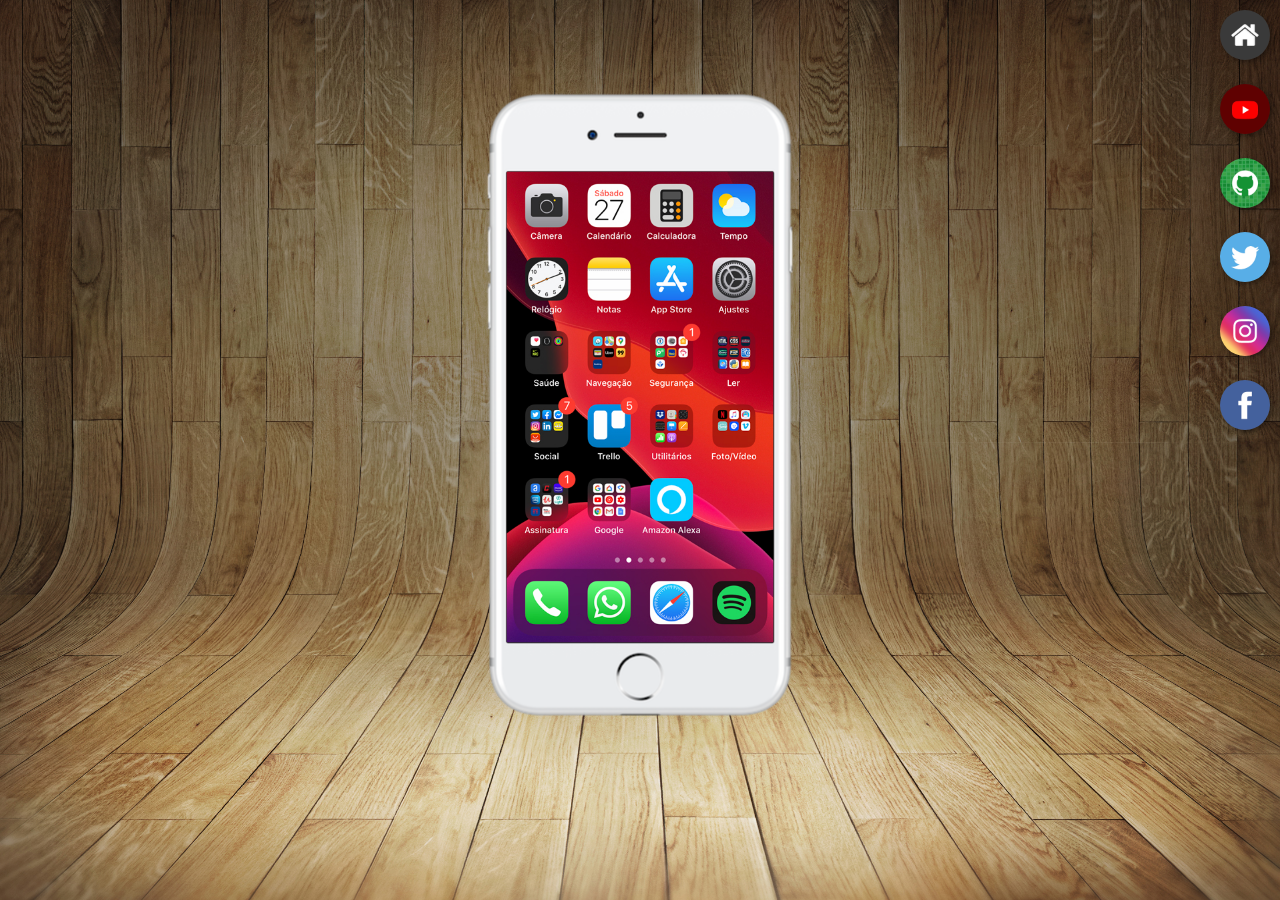
<file: index.html>
<!DOCTYPE html>
<html lang="pt-br">
<head>
    <meta charset="UTF-8">
    <meta name="viewport" content="width=device-width, initial-scale=1.0">
    <link rel="stylesheet" href="styles/style.css">
    <title>Projeto Redes Sociais</title>
</head>
<body>
    <main>
        <section id="telefone">
            <iframe src="home.html" name="tela" id="tela" frameborder="0">
                Seu navegador não é compatível com o iframe.
            </iframe>
        </section>
        <section id="redes-sociais">
            <a href="home.html" target="tela"><img src="imagens/logo-home.jpg" alt="Home"></a><br>
            <a href="youtube.html" target="tela"><img src="imagens/logo-youtube.jpg" alt="YouTube"></a><br>
            <a href="github.html" target="tela"><img src="imagens/logo-github.jpg" alt="Github"></a><br>
            <a href="twitter.html" target="tela"><img src="imagens/logo-twitter.jpg" alt="Twitter"></a><br>
            <a href="instagram.html" target="tela"><img src="imagens/logo-instagram.jpg" alt="Instagram"></a><br>
            <a href="facebook.html" target="tela"><img src="imagens/logo-facebook.jpg" alt="Facebook"></a>
        </section>
    </main>
    
</body>
</html>
</file>
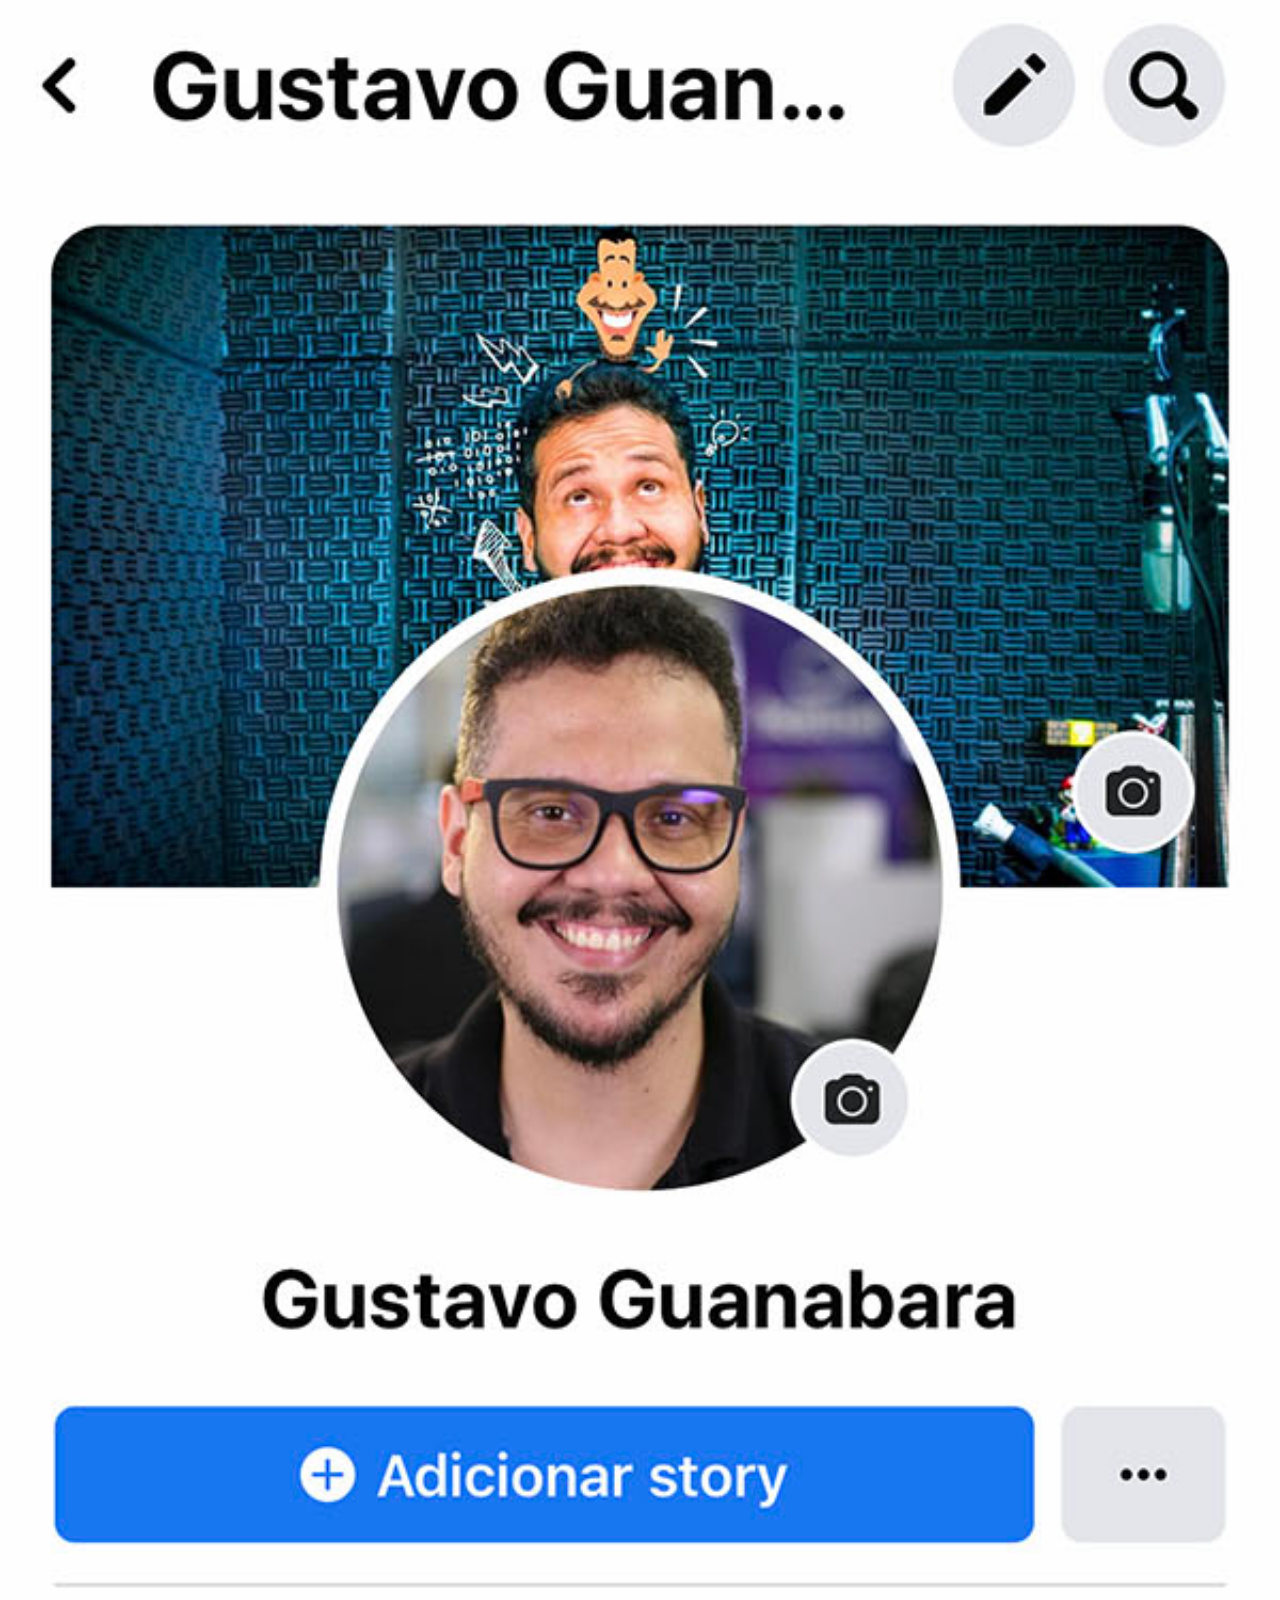
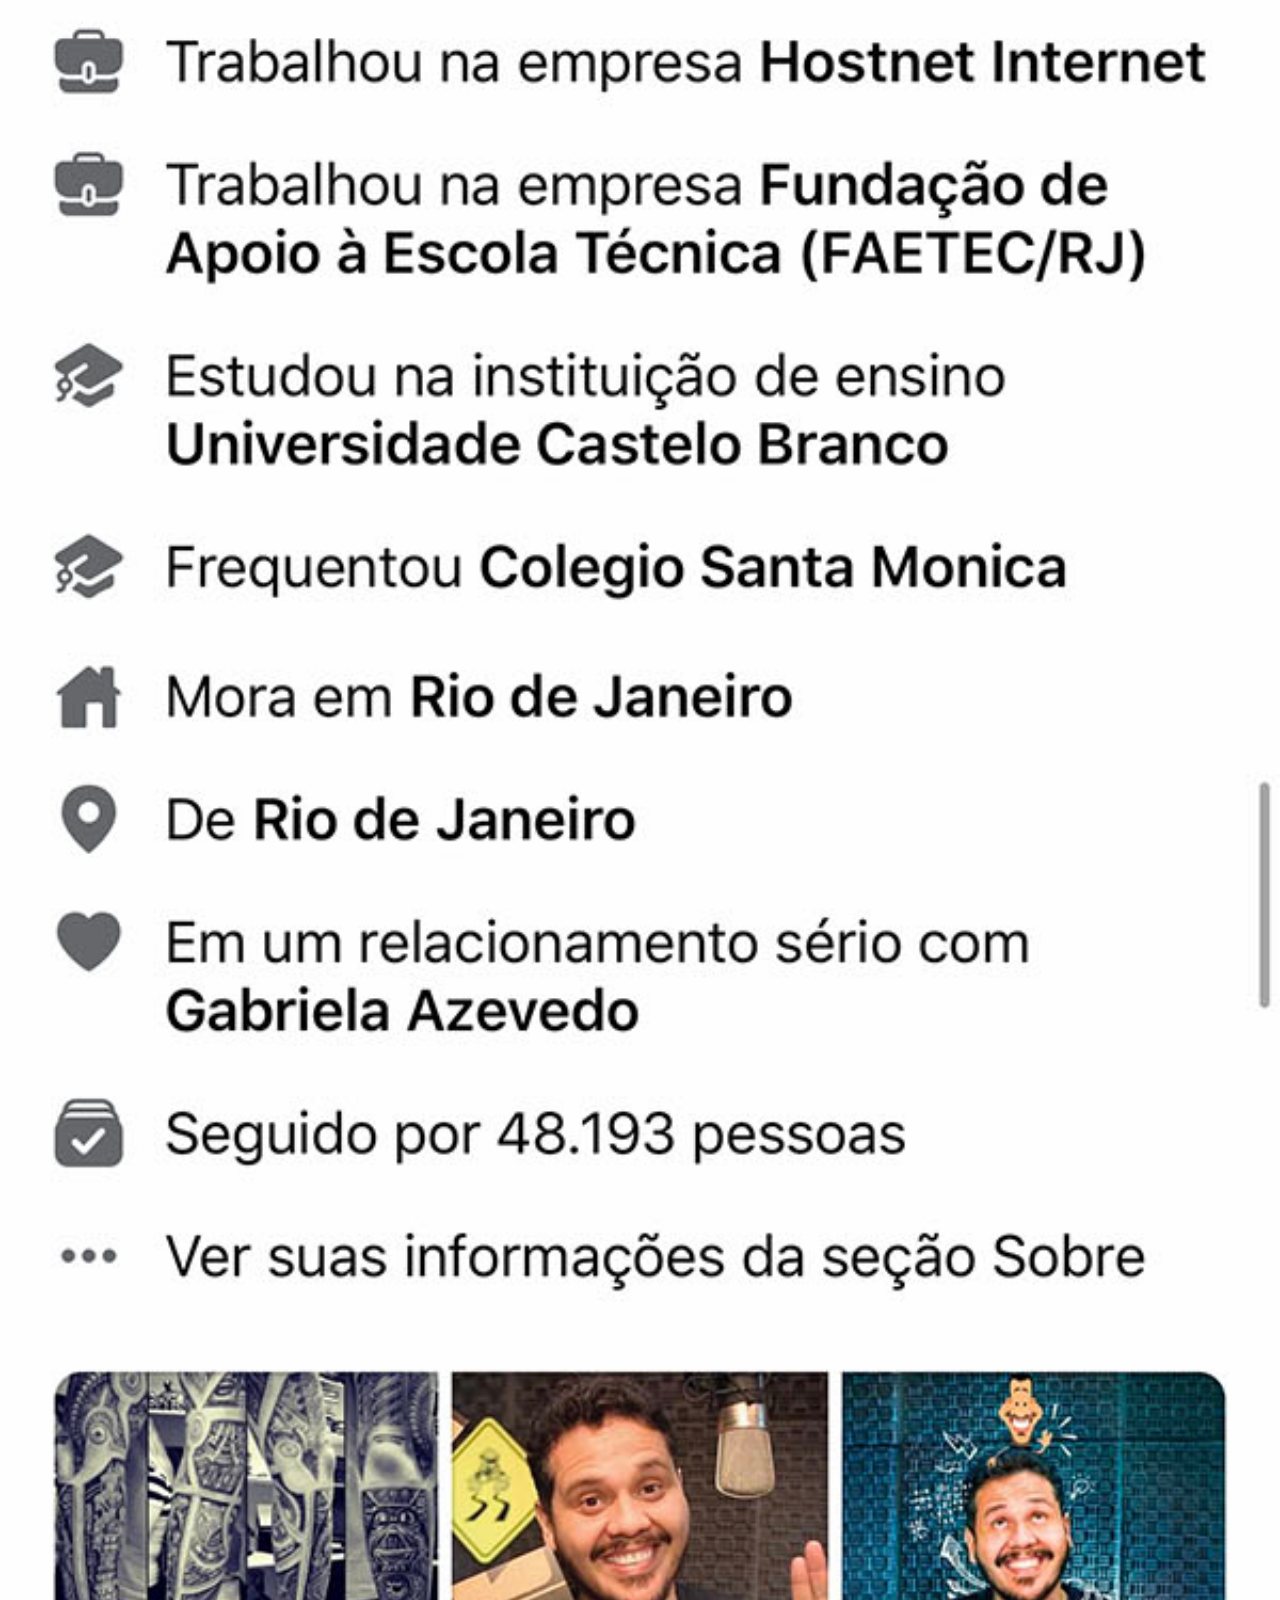
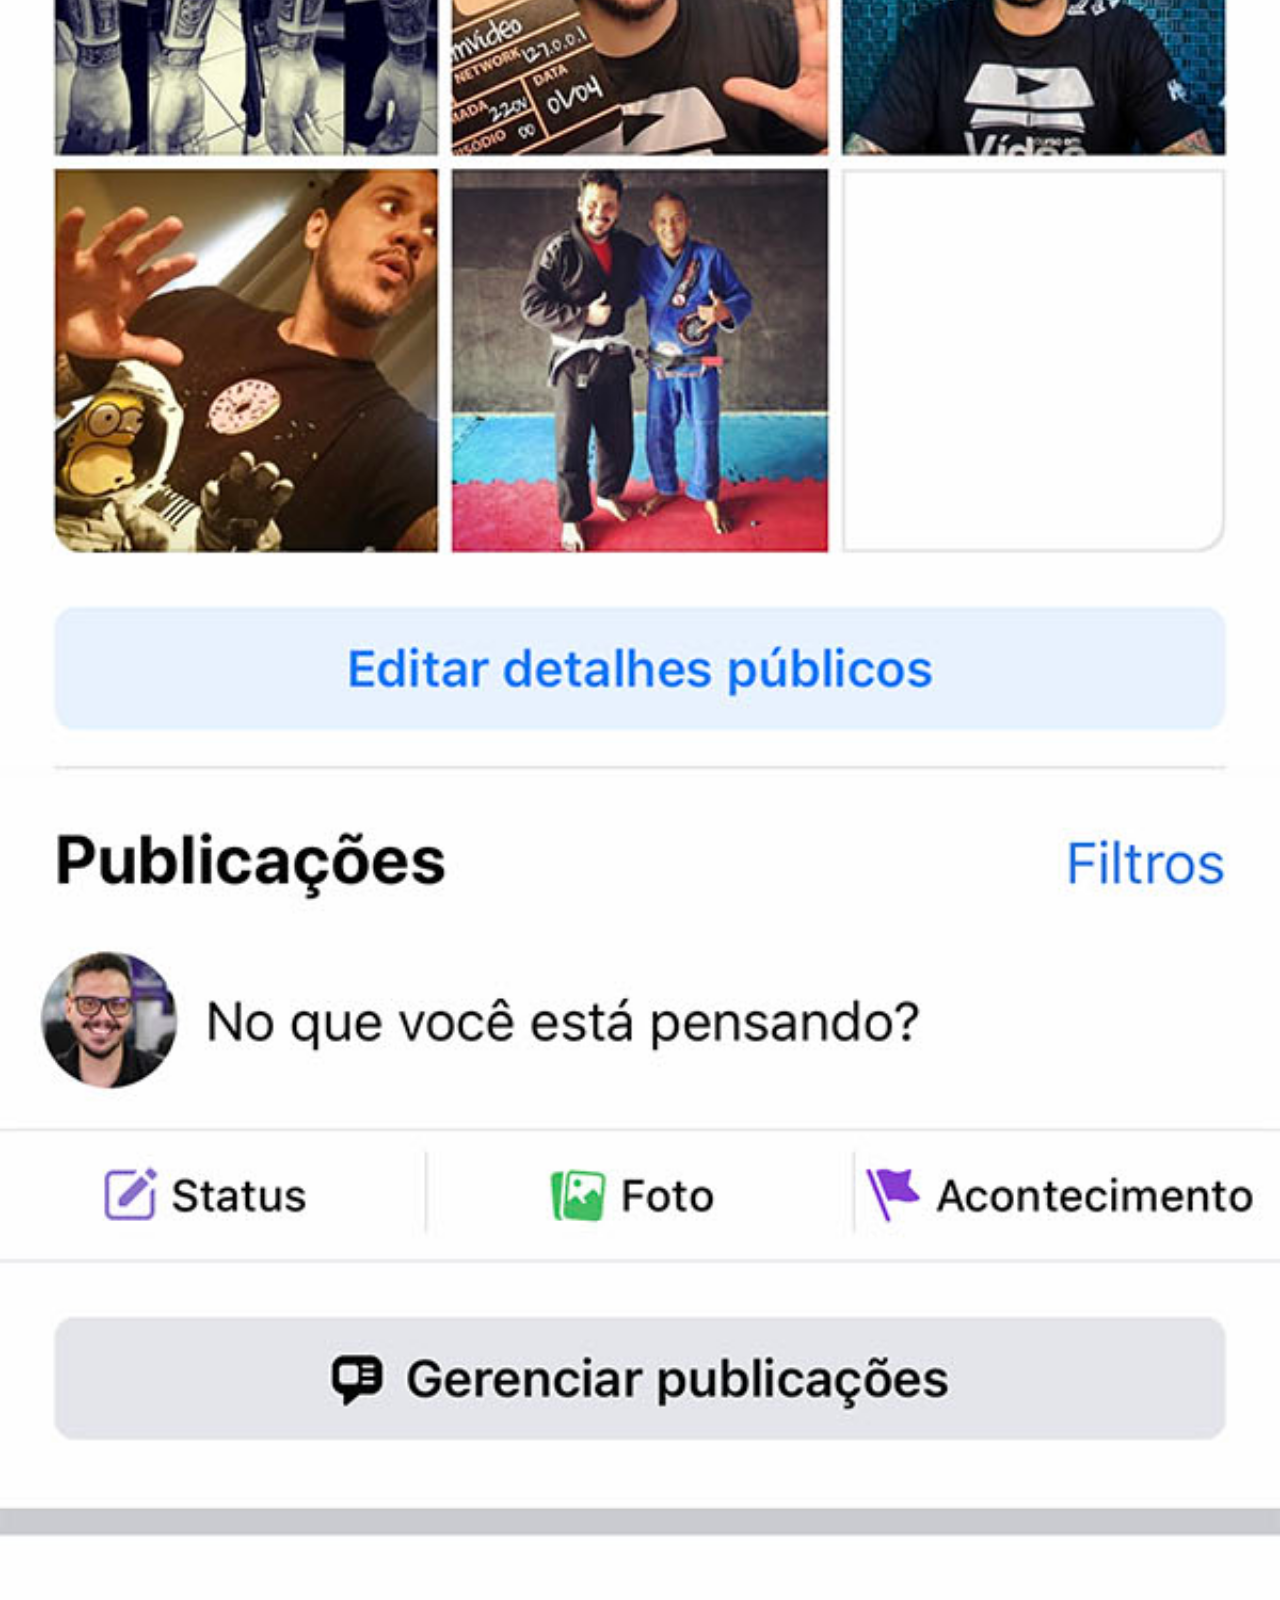
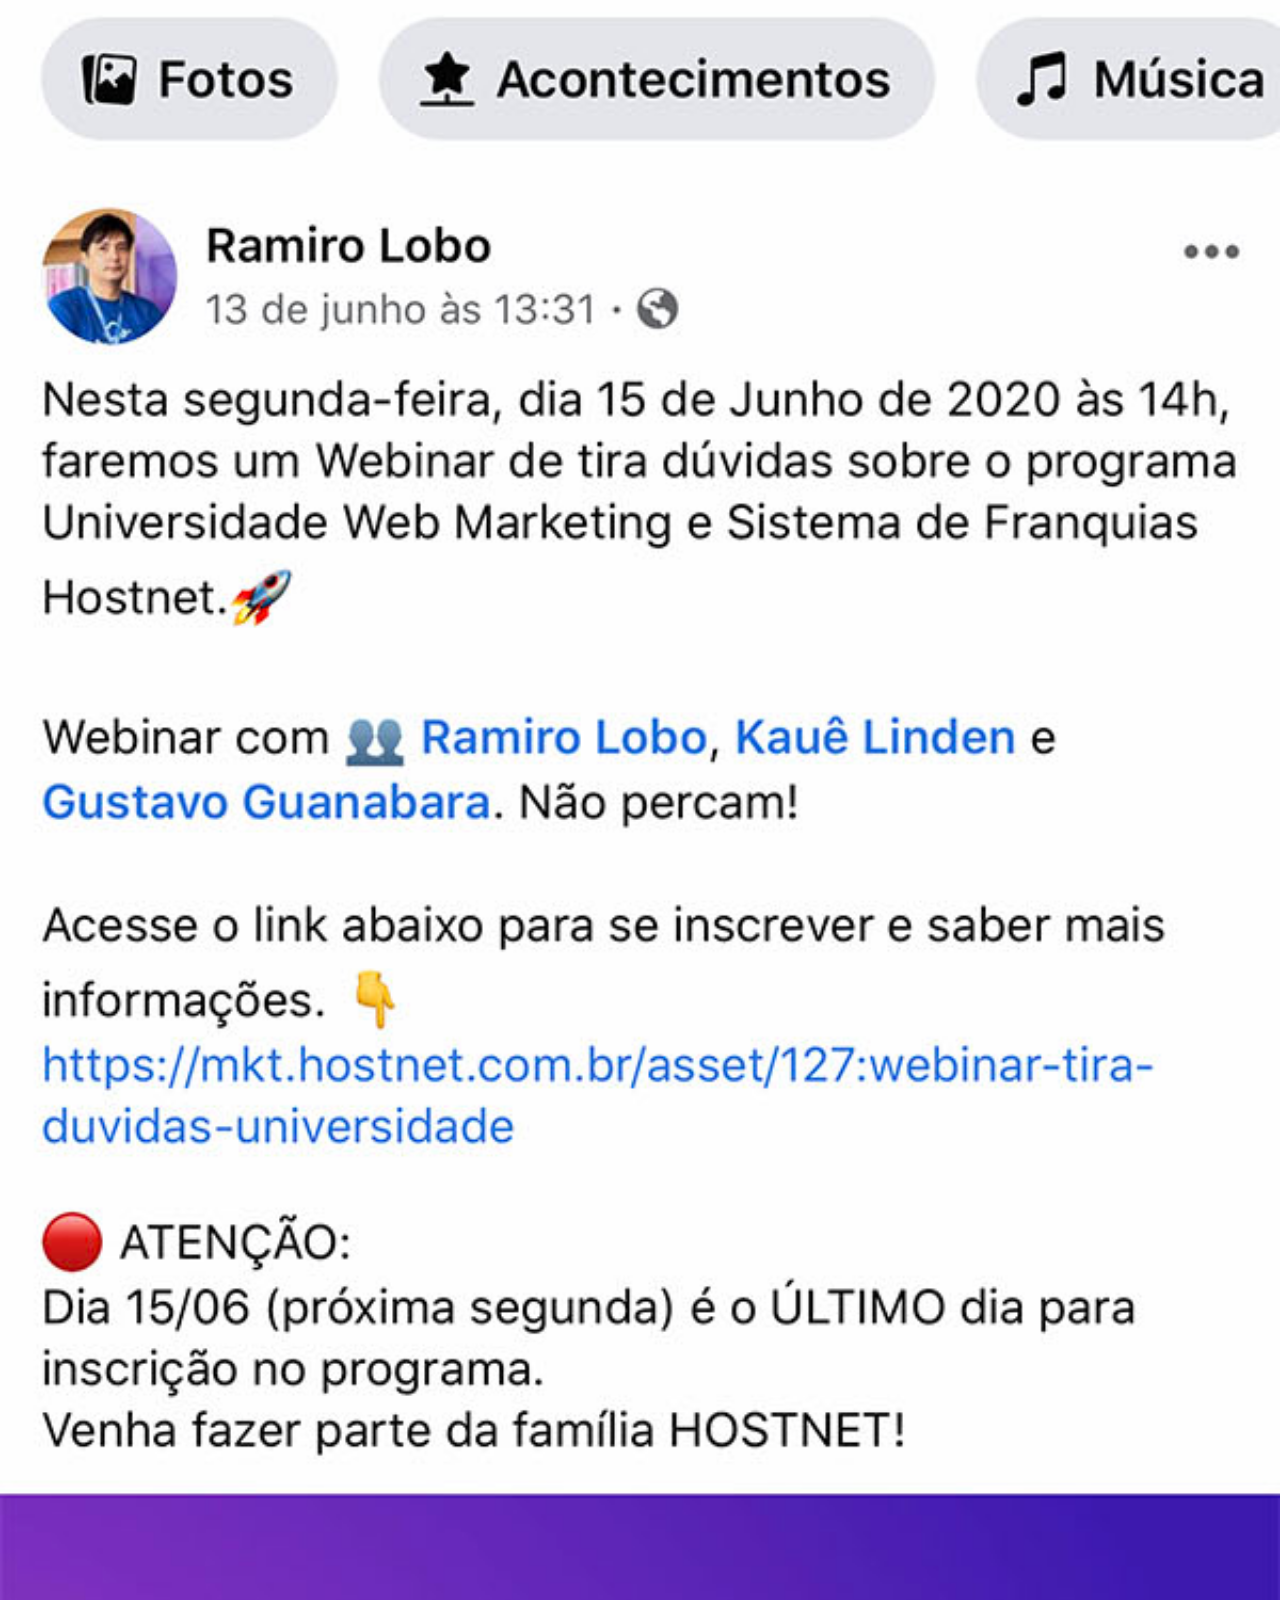
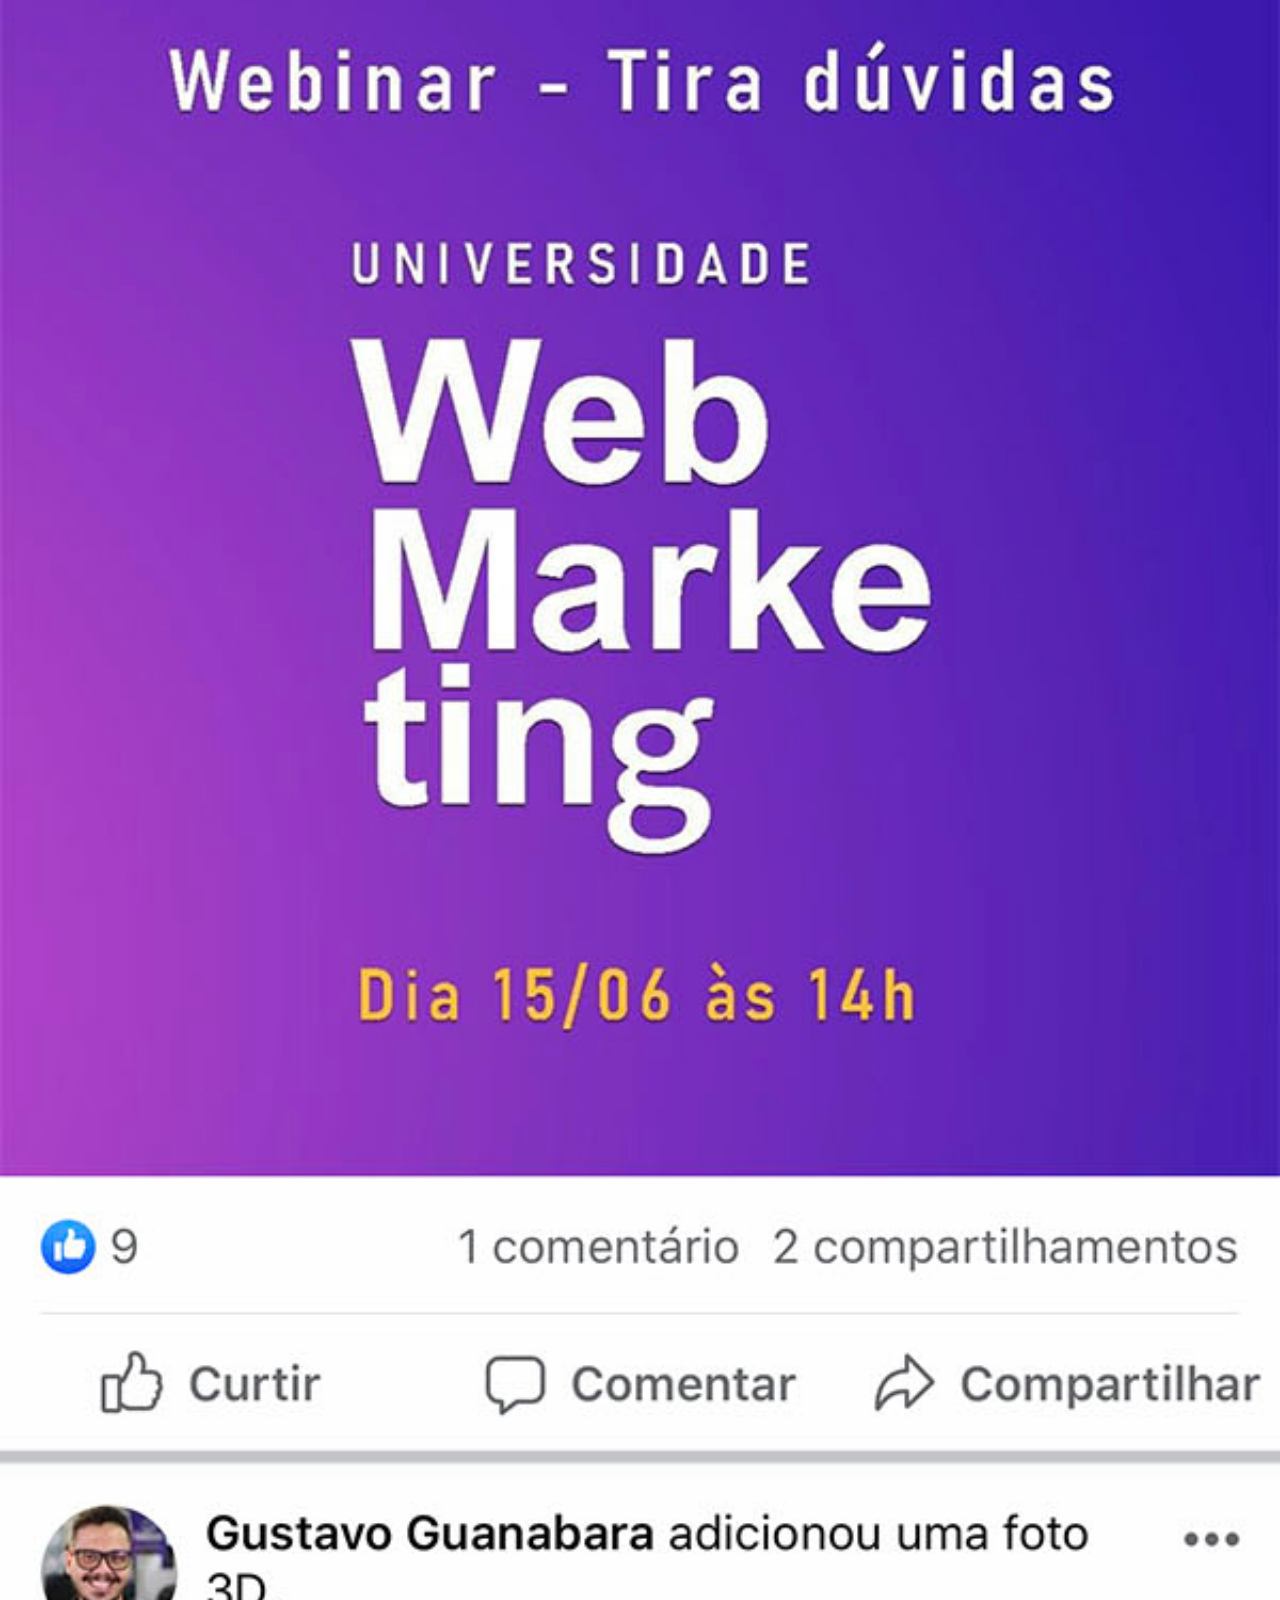
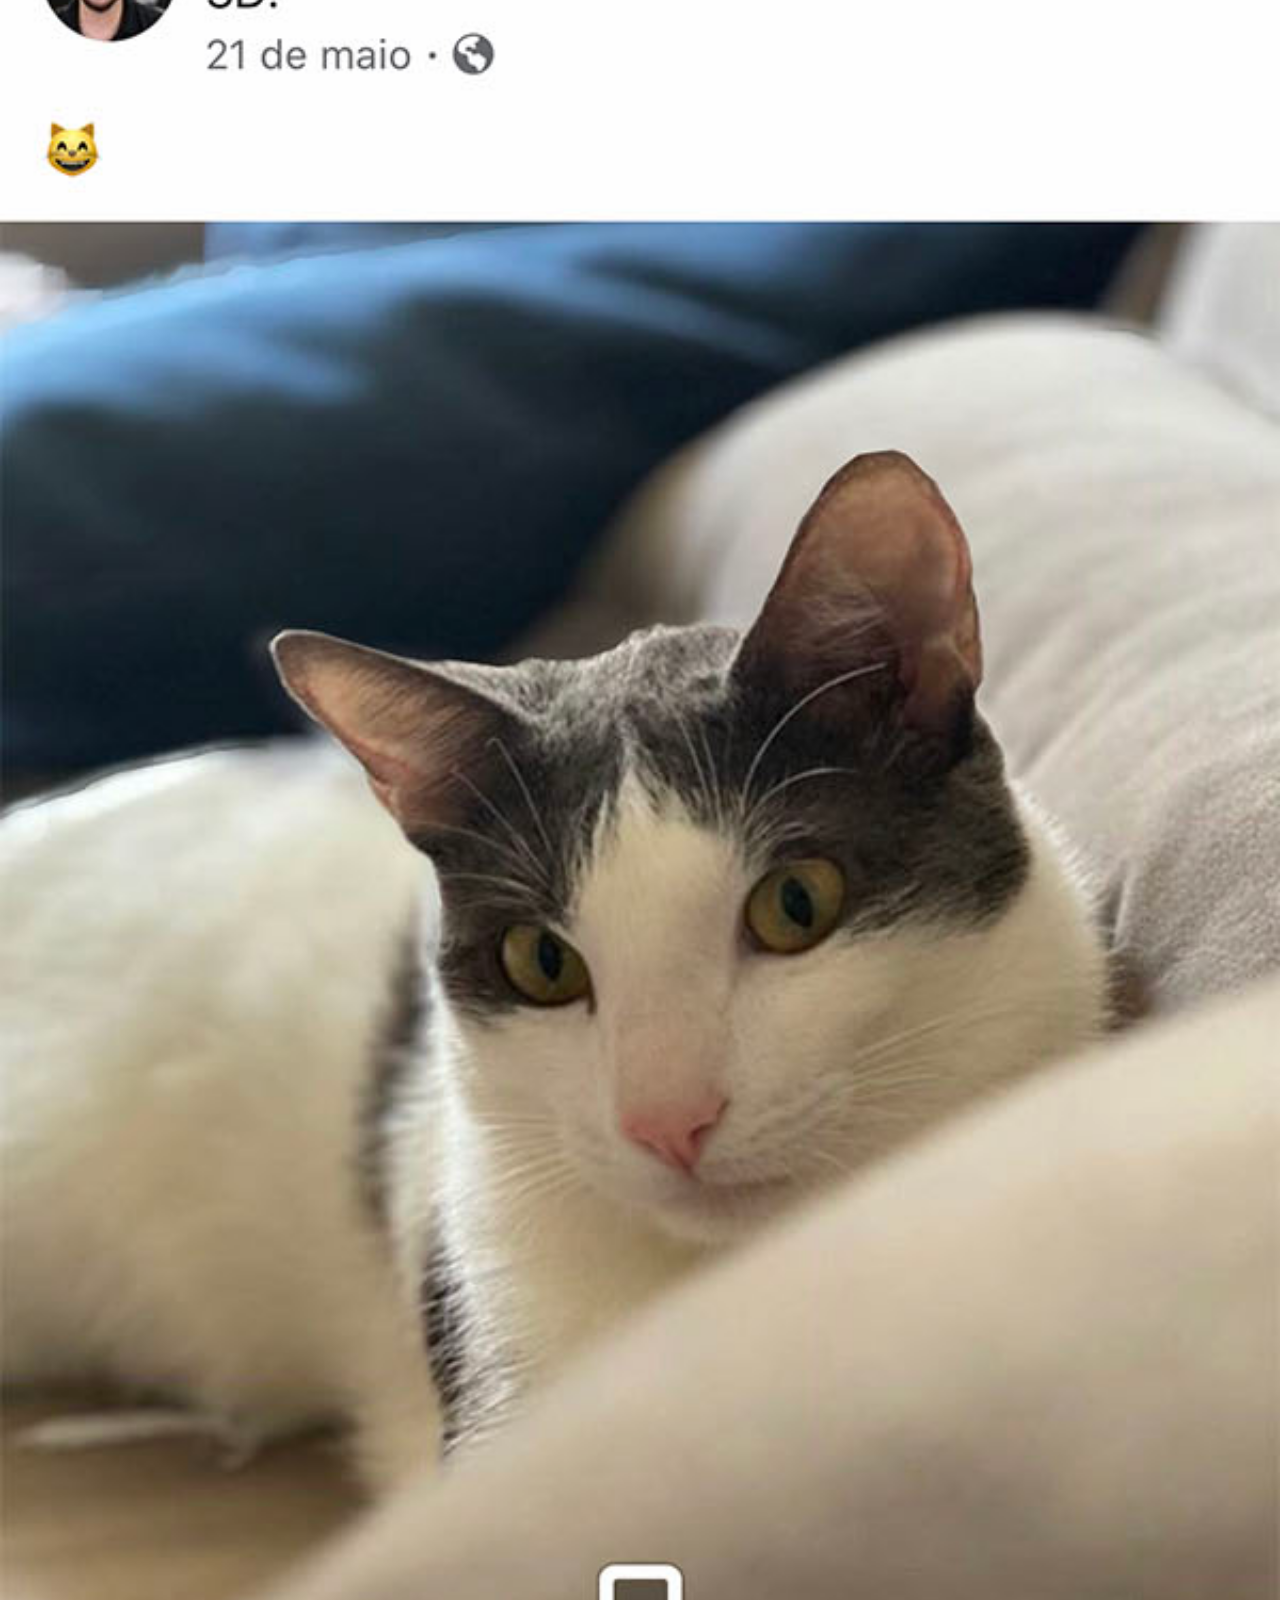
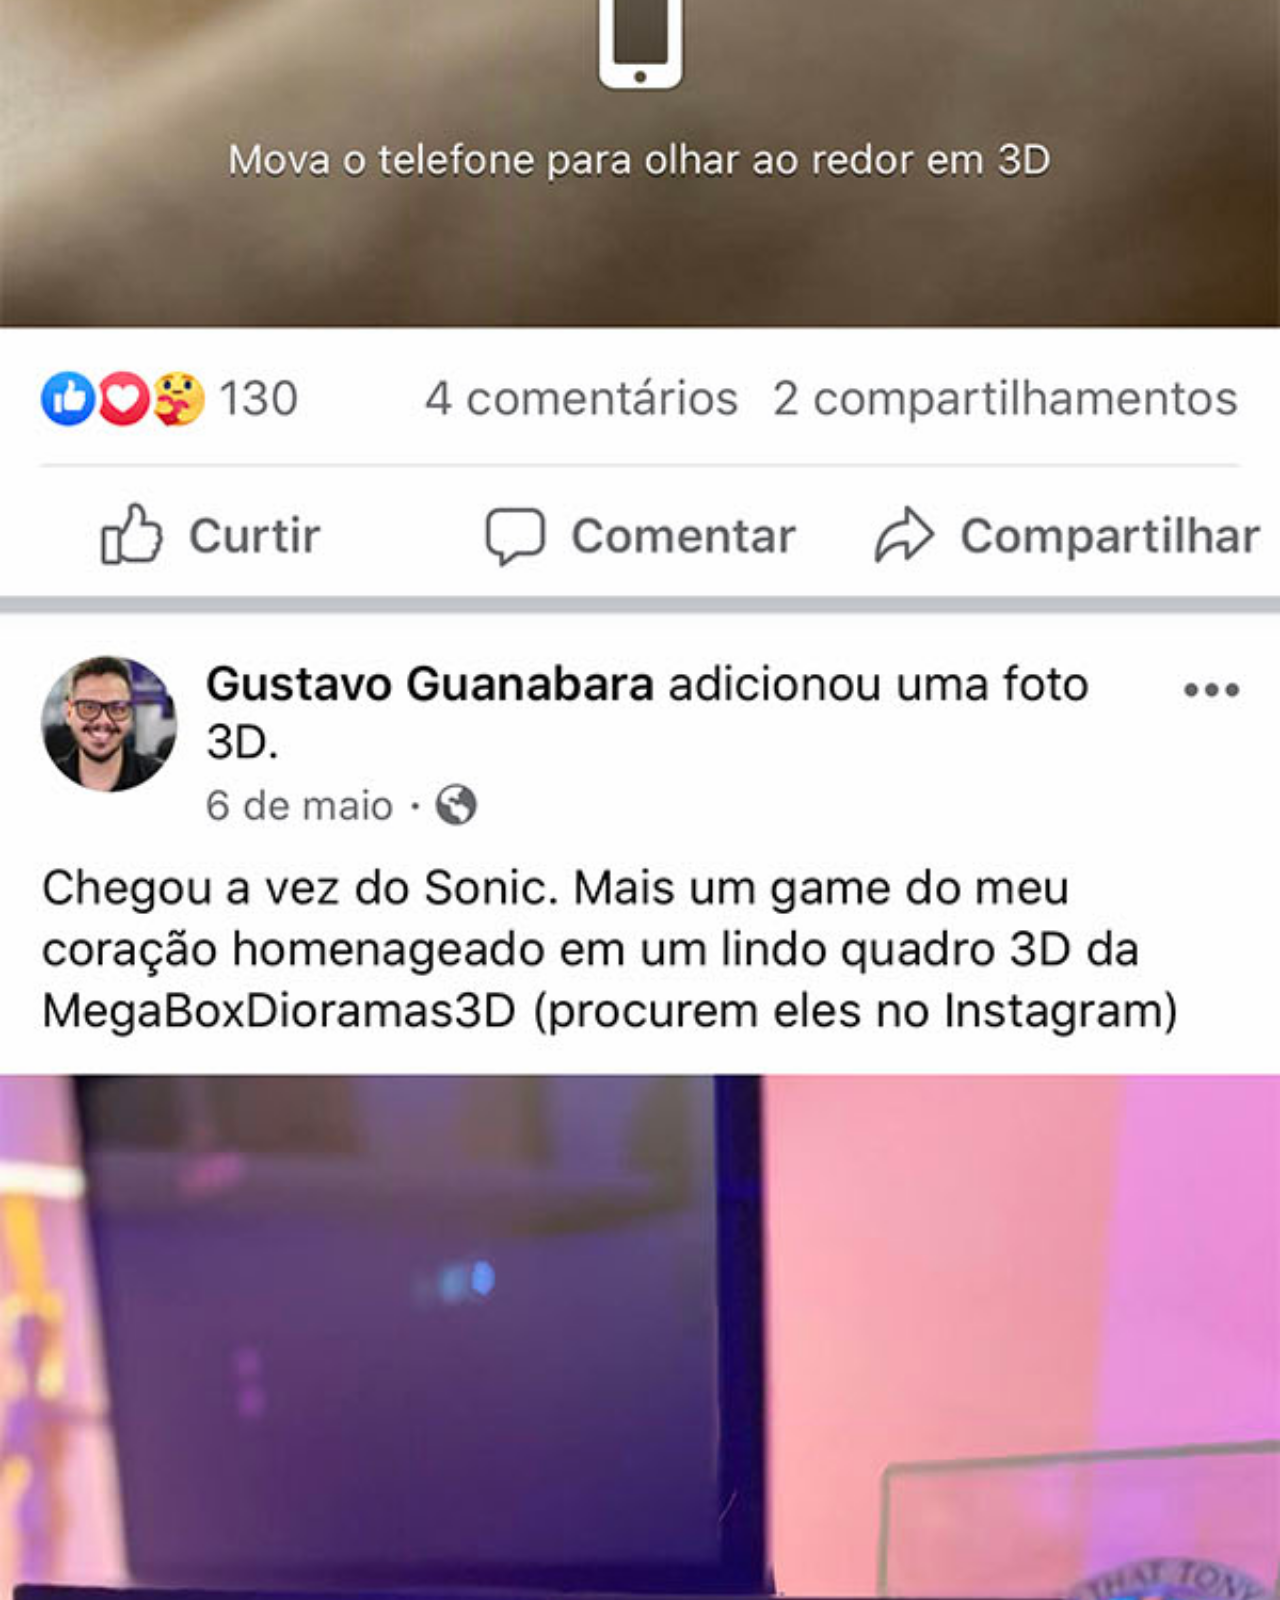
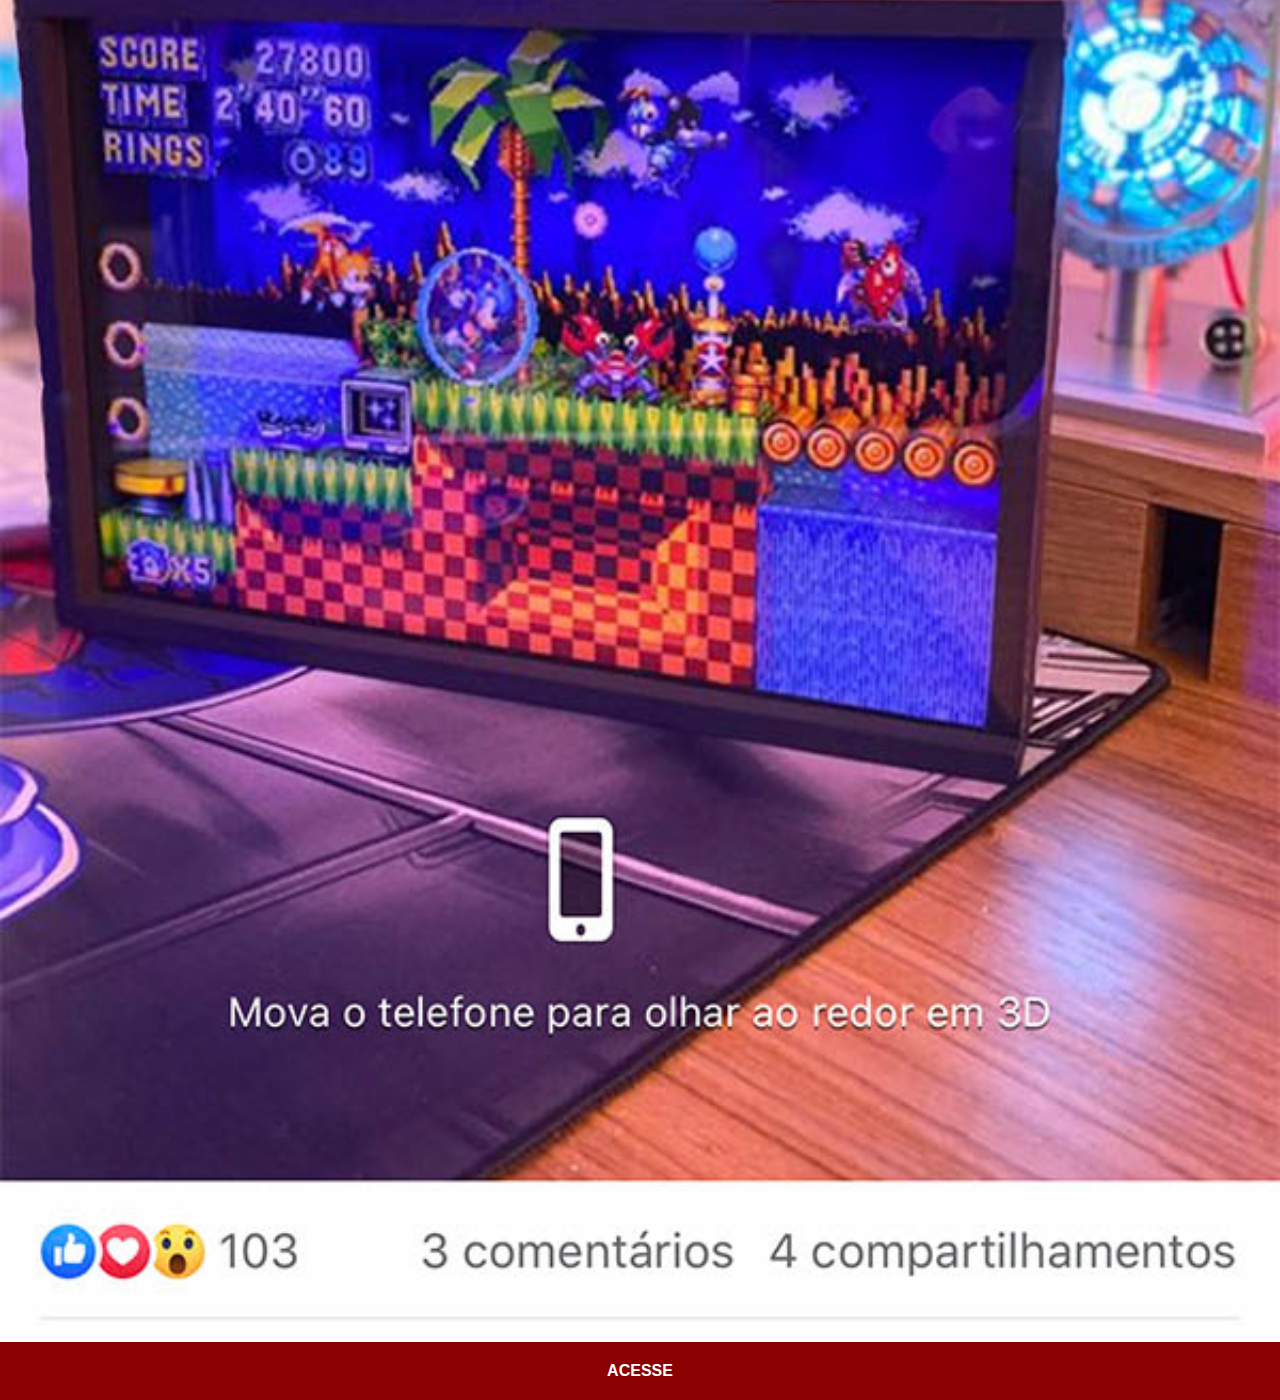
<file: facebook.html>
<!DOCTYPE html>
<html lang="pt-br">
<head>
    <meta charset="UTF-8">
    <meta name="viewport" content="width=device-width, initial-scale=1.0">
    <link rel="stylesheet" href="styles/social.css">
    <title>Facebook</title>
</head>
<body>
    <img src="imagens/tela-facebook.jpg" alt="Facebook">
    <a href="https://www.facebook.com/" target="_blank">ACESSE</a>
</body>
</html>
</file>
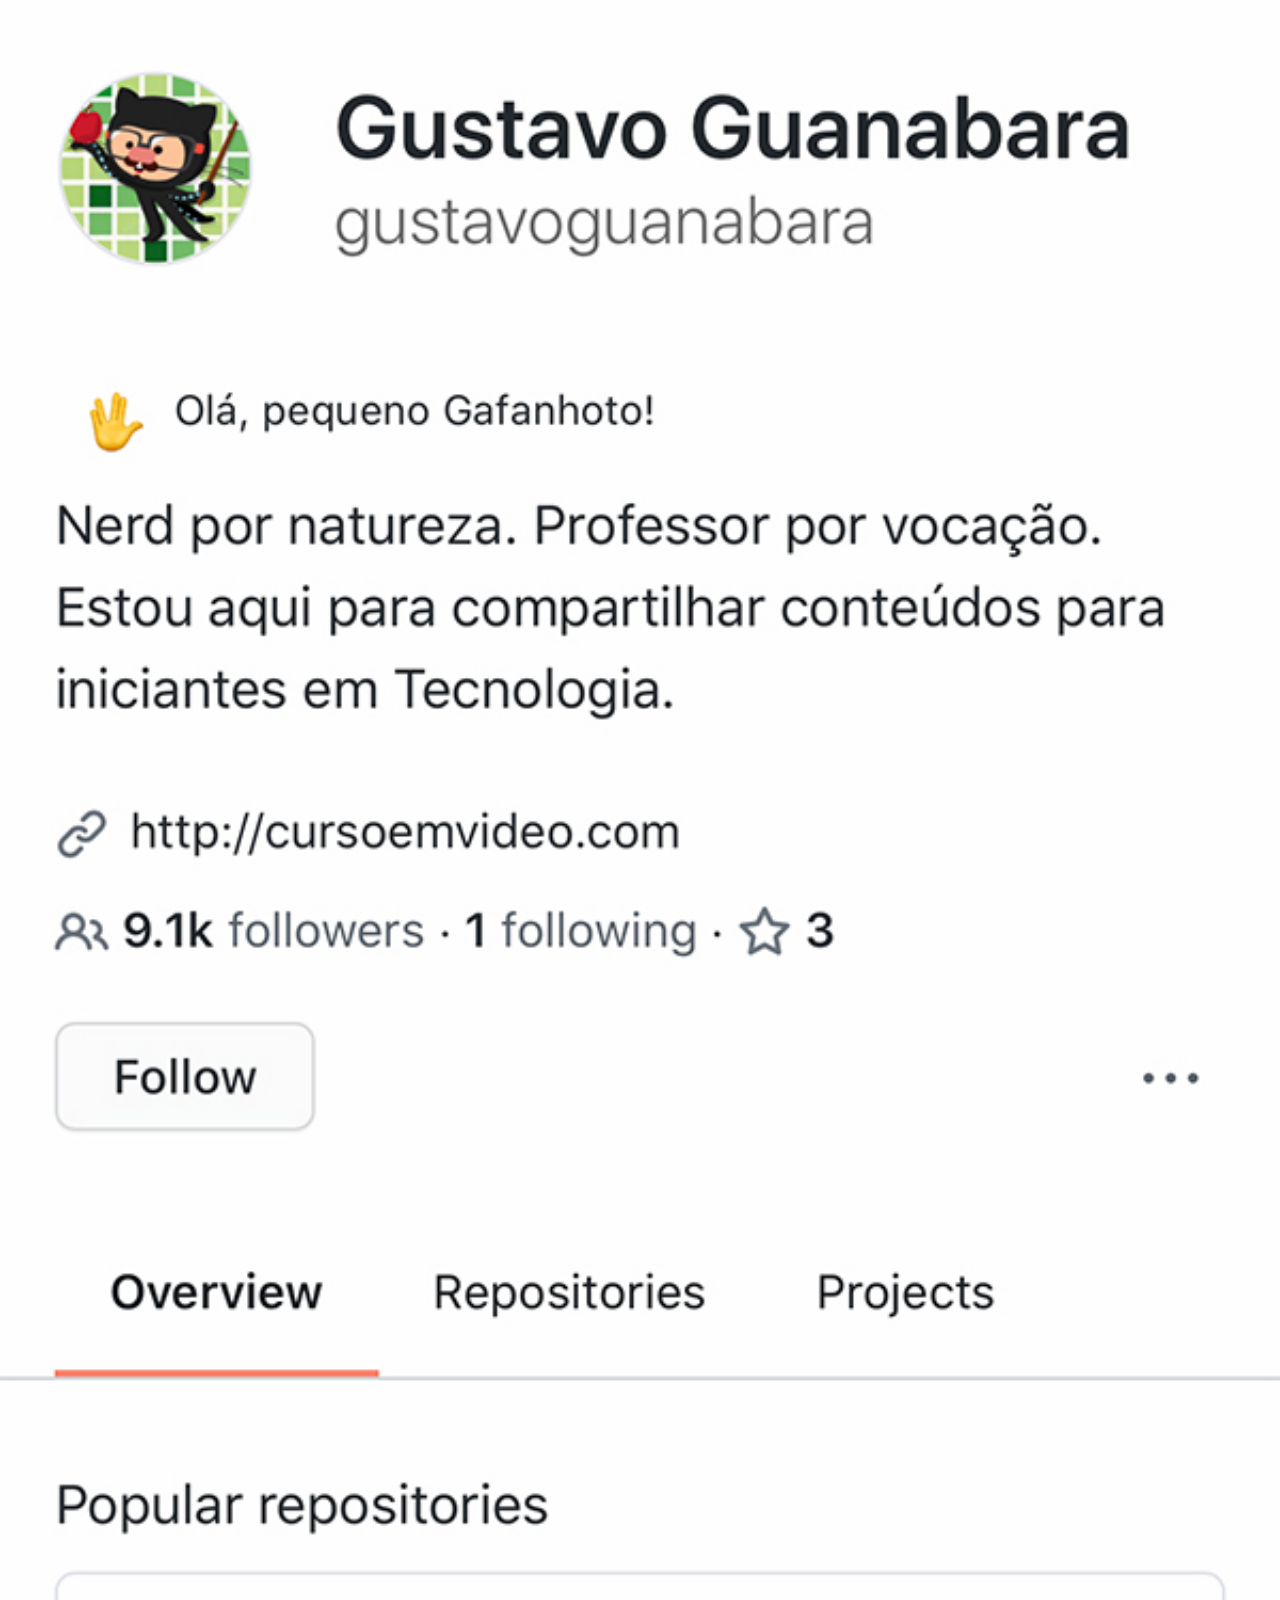
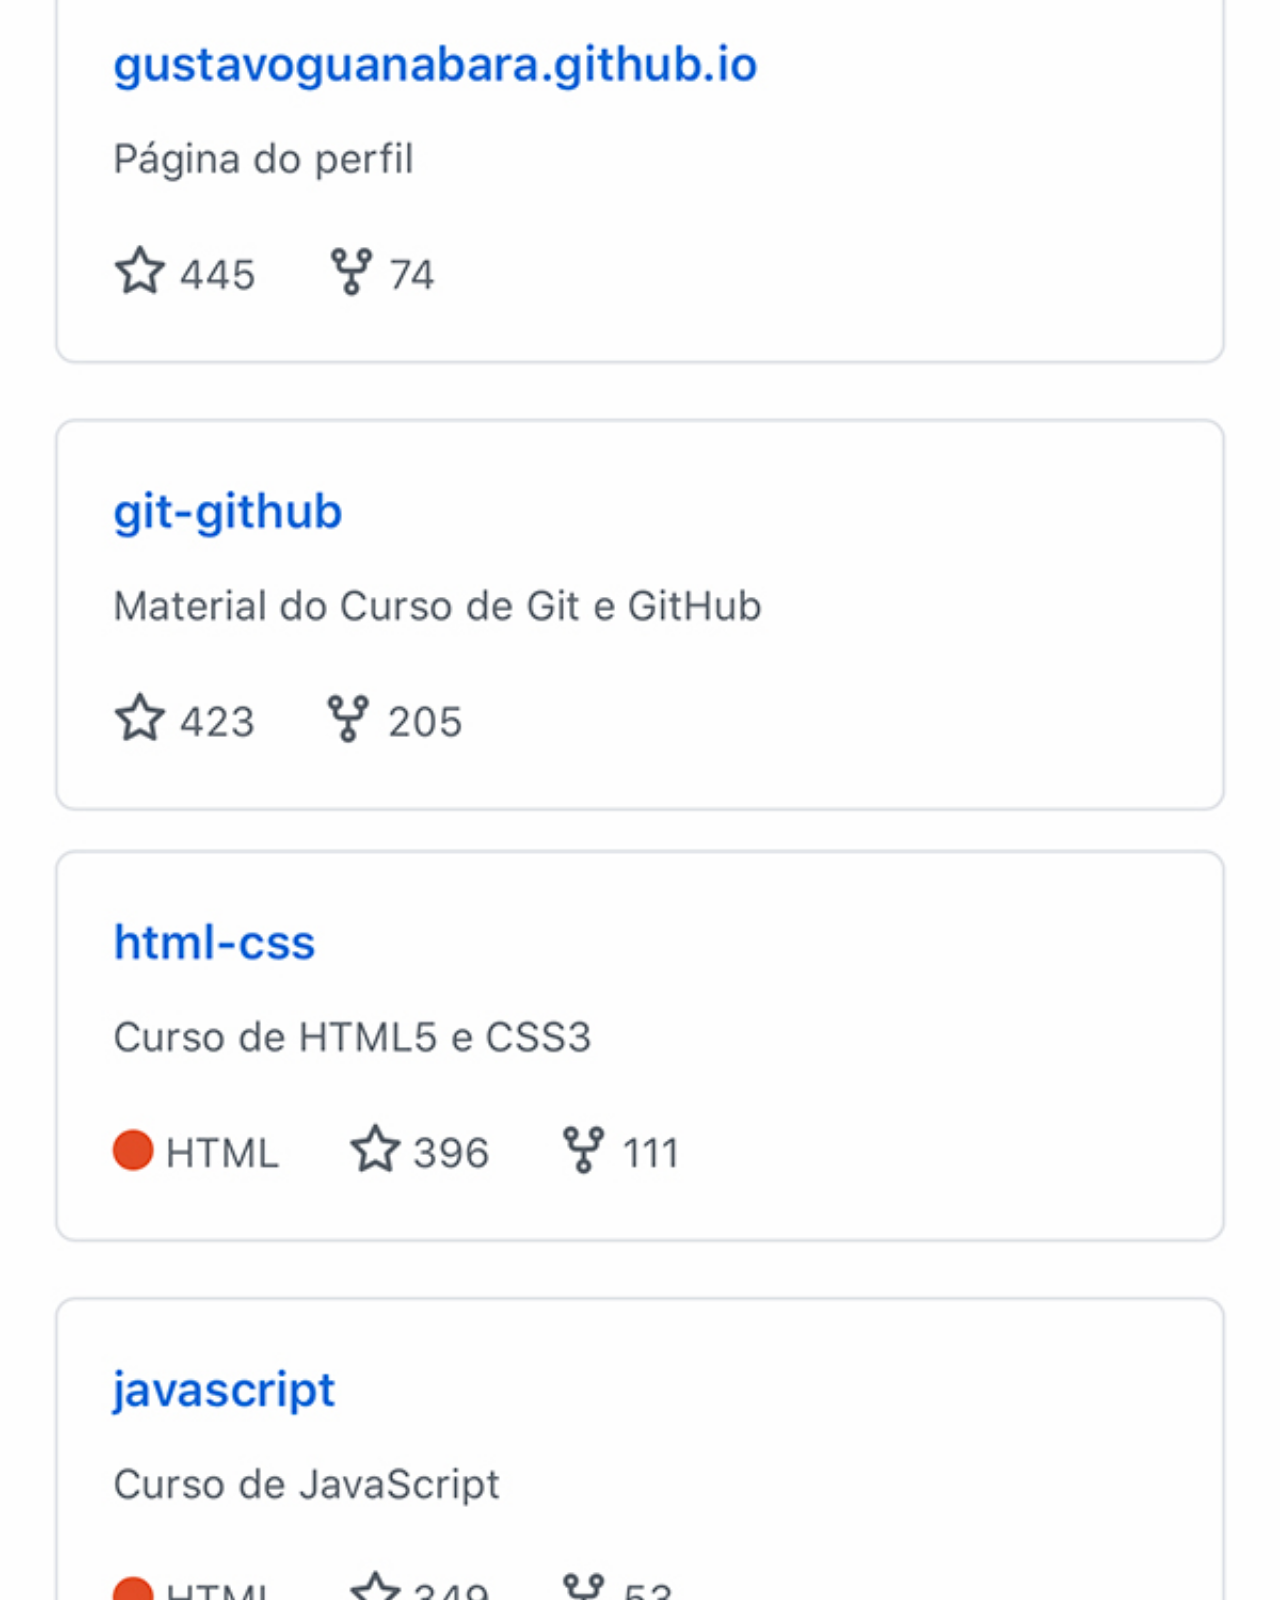
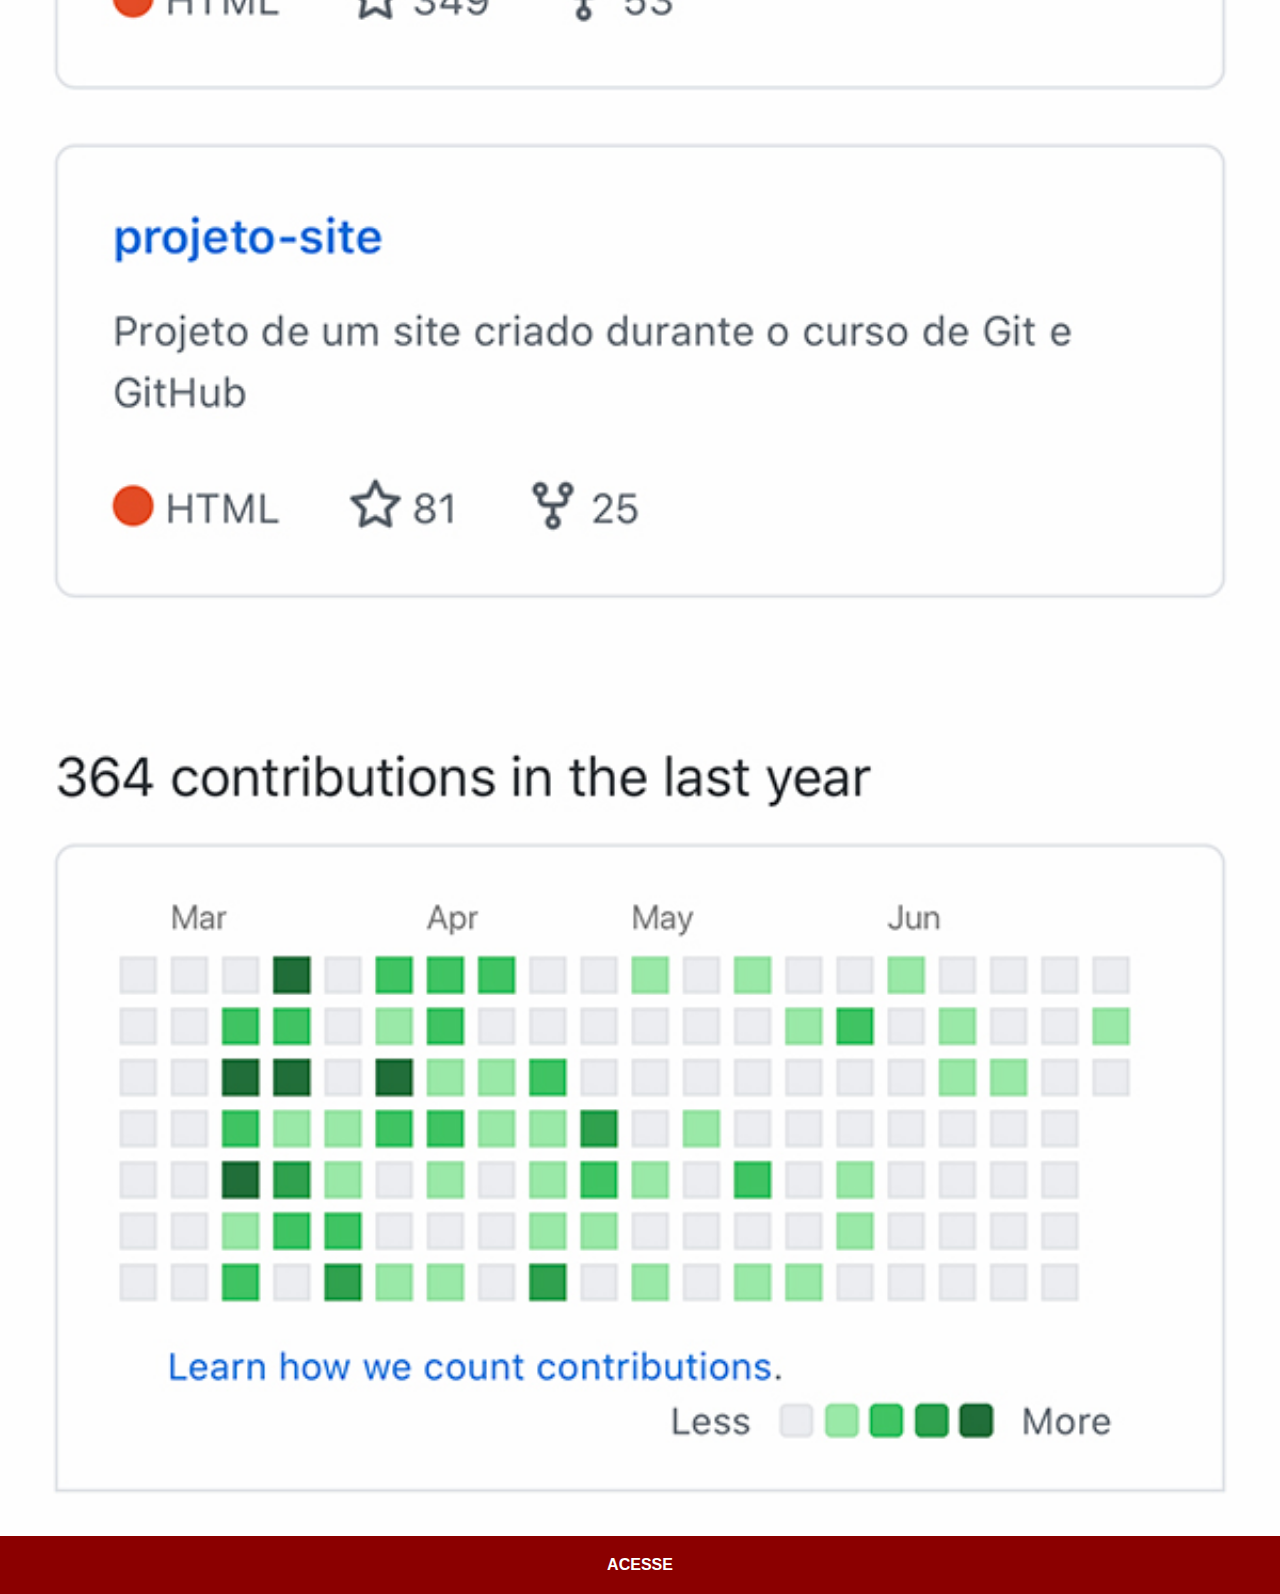
<file: github.html>
<!DOCTYPE html>
<html lang="pt-br">
<head>
    <meta charset="UTF-8">
    <meta name="viewport" content="width=device-width, initial-scale=1.0">
    <title>Github</title>
    <link rel="stylesheet" href="styles/social.css">
</head>
<body>
    <img src="imagens/tela-github.jpg" alt="Github">
    <a href="https://github.com/gustavoguanabara/" target="_blank">ACESSE</a>
</body>
</html>
</file>
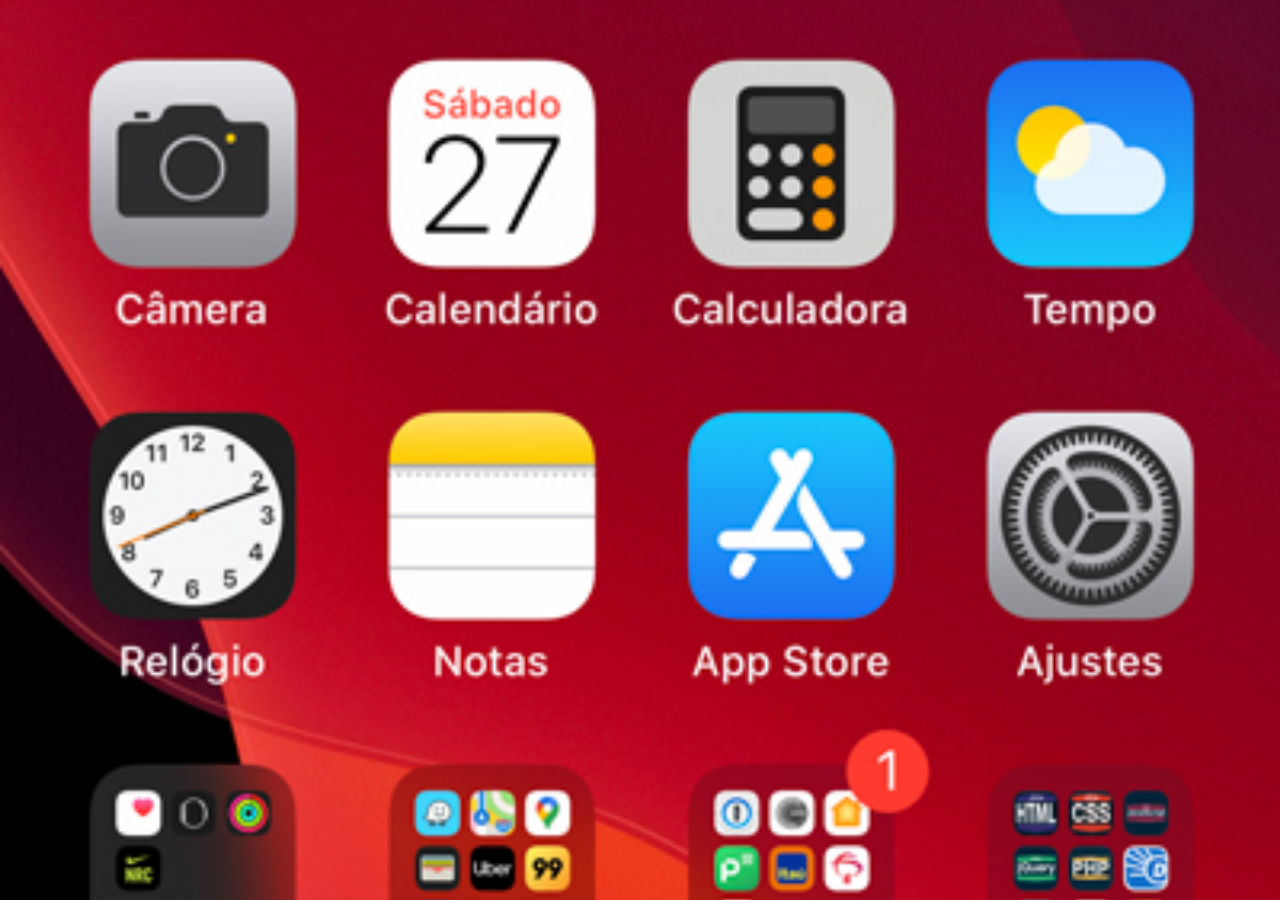
<file: home.html>
<!DOCTYPE html>
<html lang="pt-br">
<head>
    <meta charset="UTF-8">
    <meta name="viewport" content="width=device-width, initial-scale=1.0">
    <title>Home</title>
</head>
<style>
    *{
        margin: 0px;
        padding: 0px;
    }

    body {
        width: 100vw;
        height: 100vh;
        background: black url('imagens/tela-home.jpg') no-repeat top center;
        background-size: cover;
    }
</style>
<body>
    
</body>
</html>
</file>
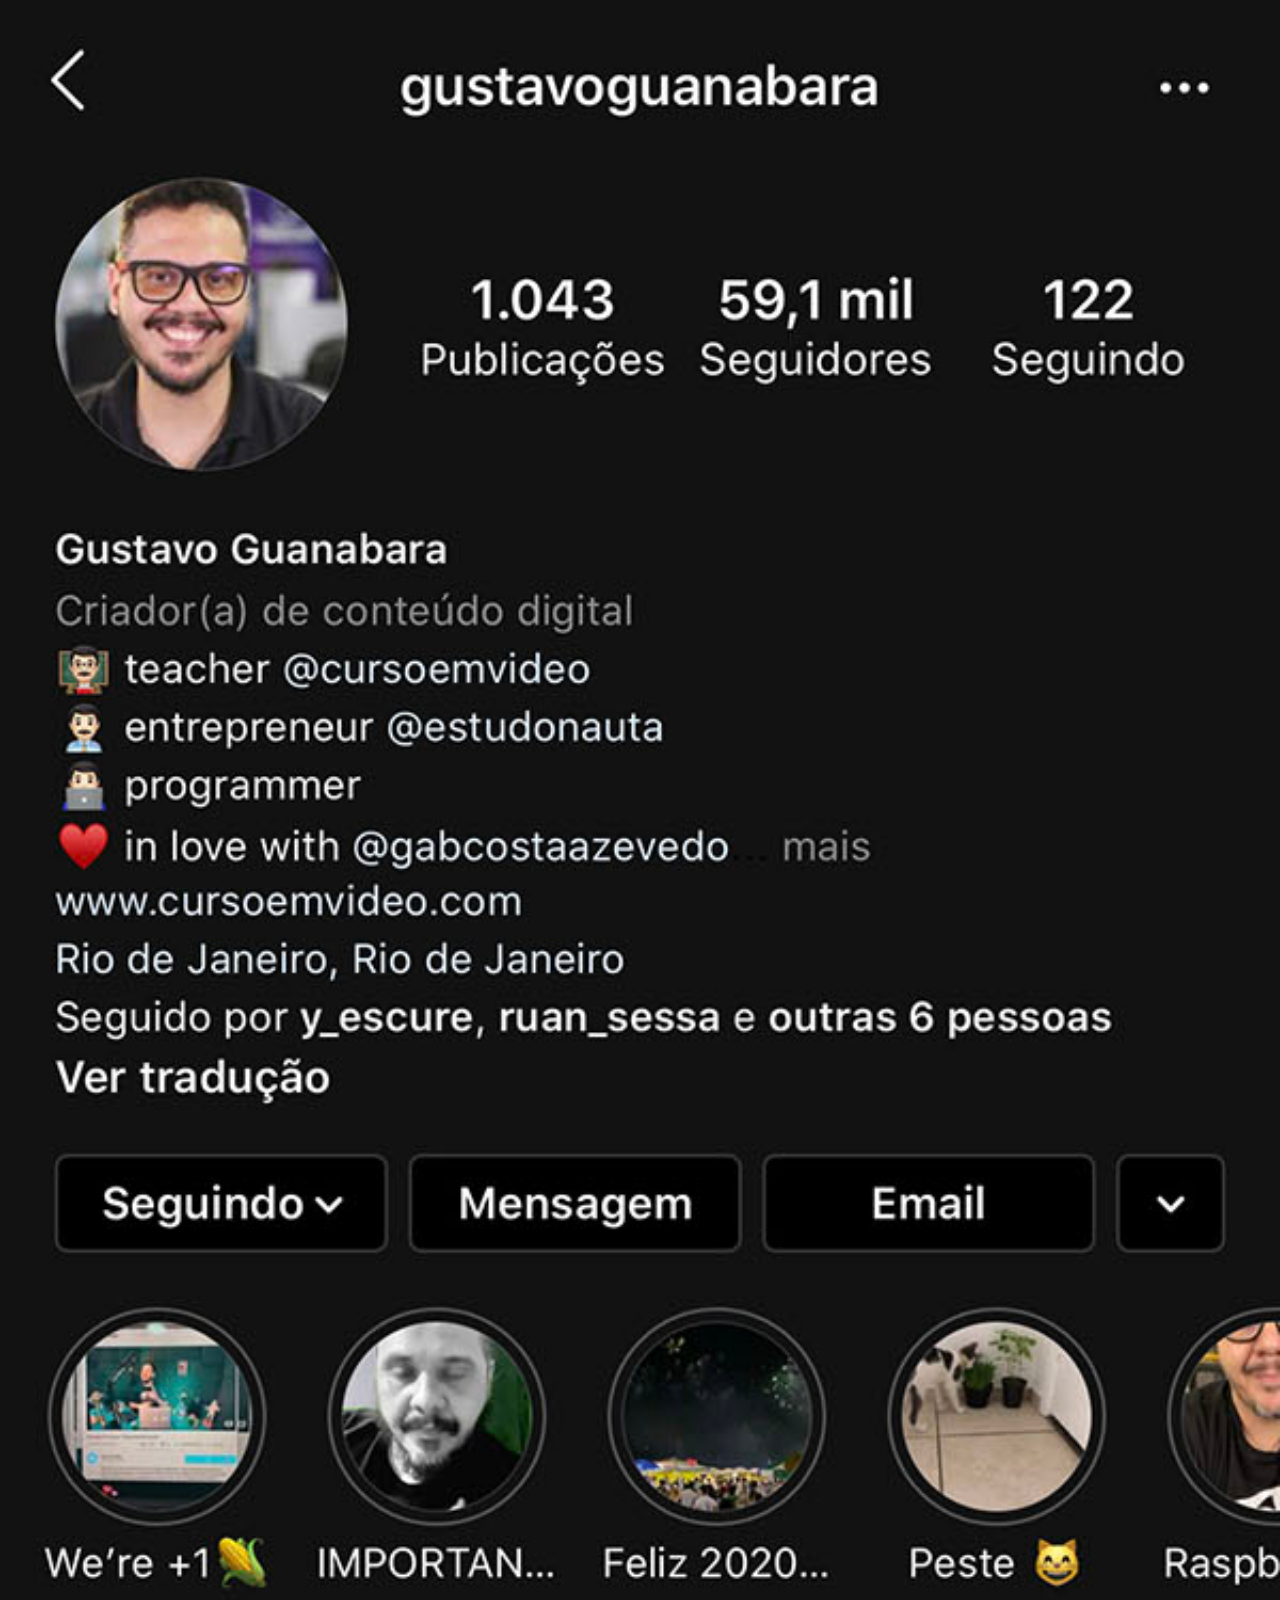
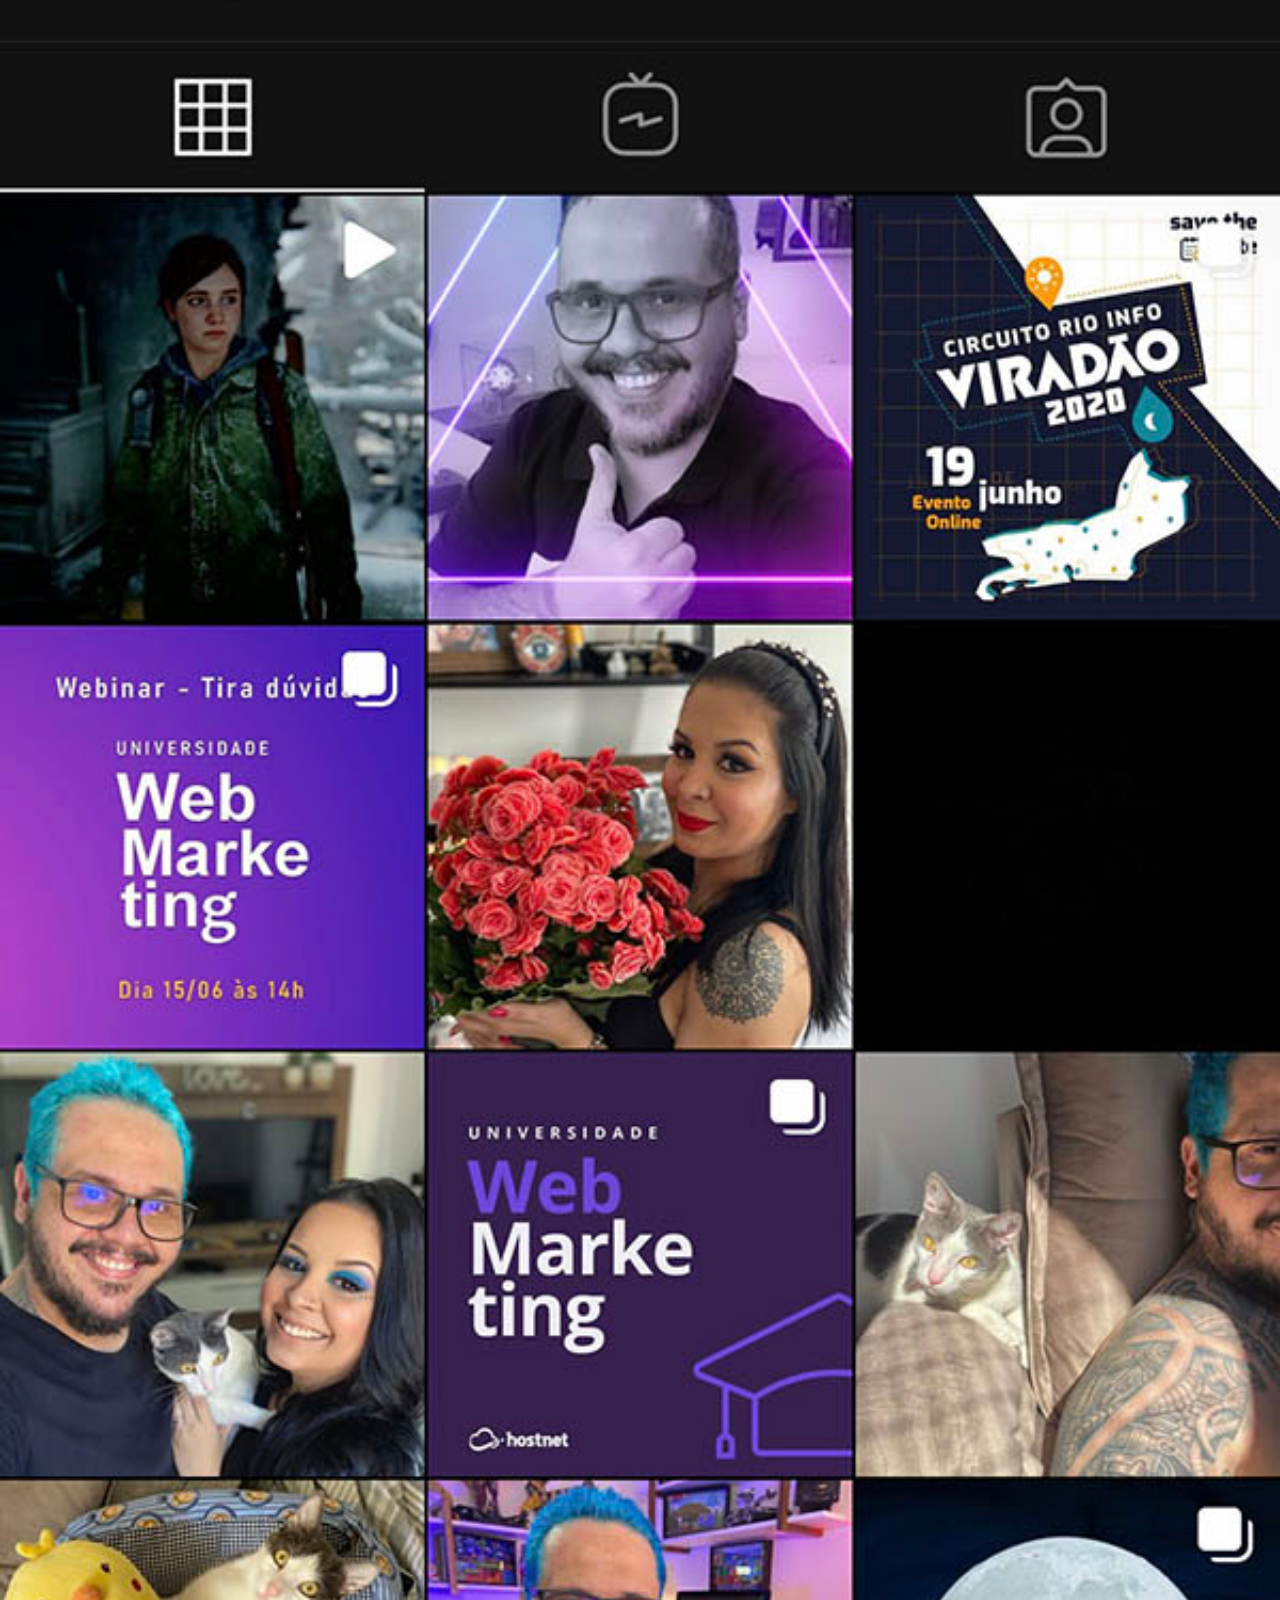
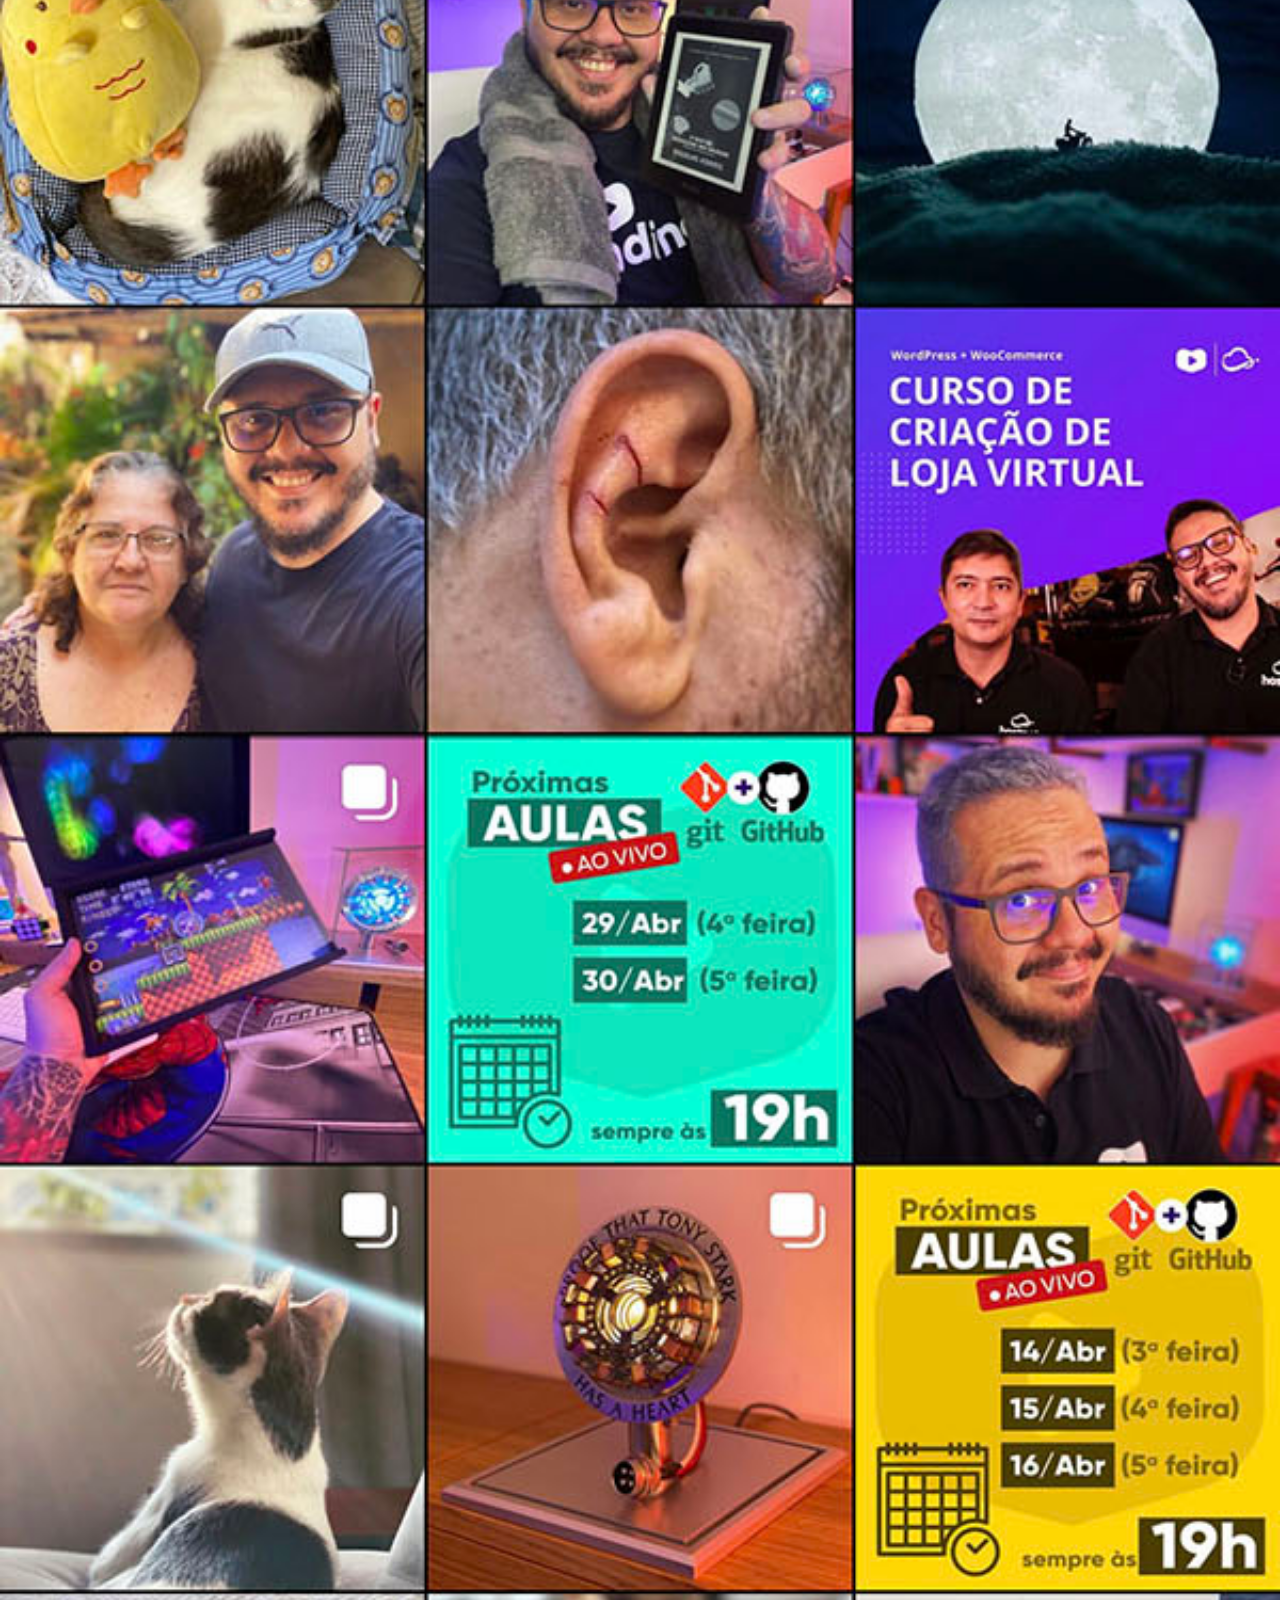
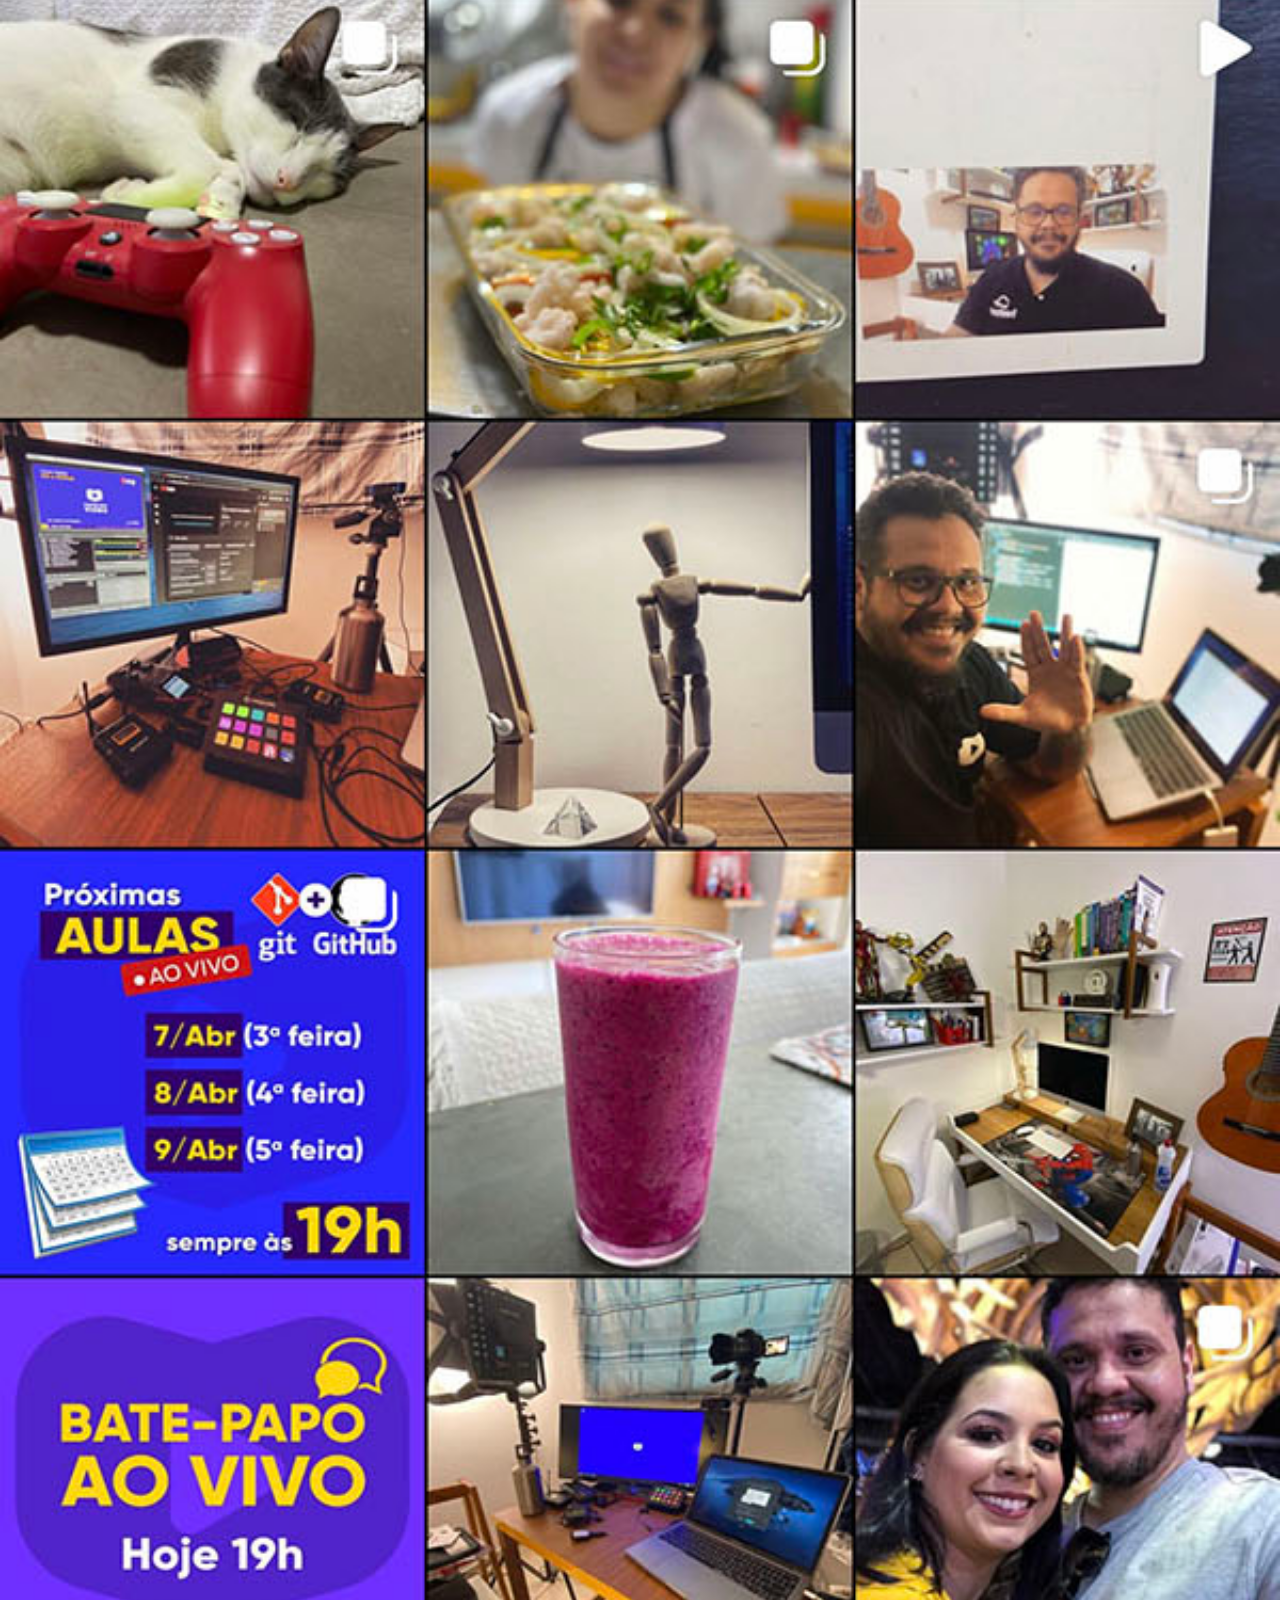
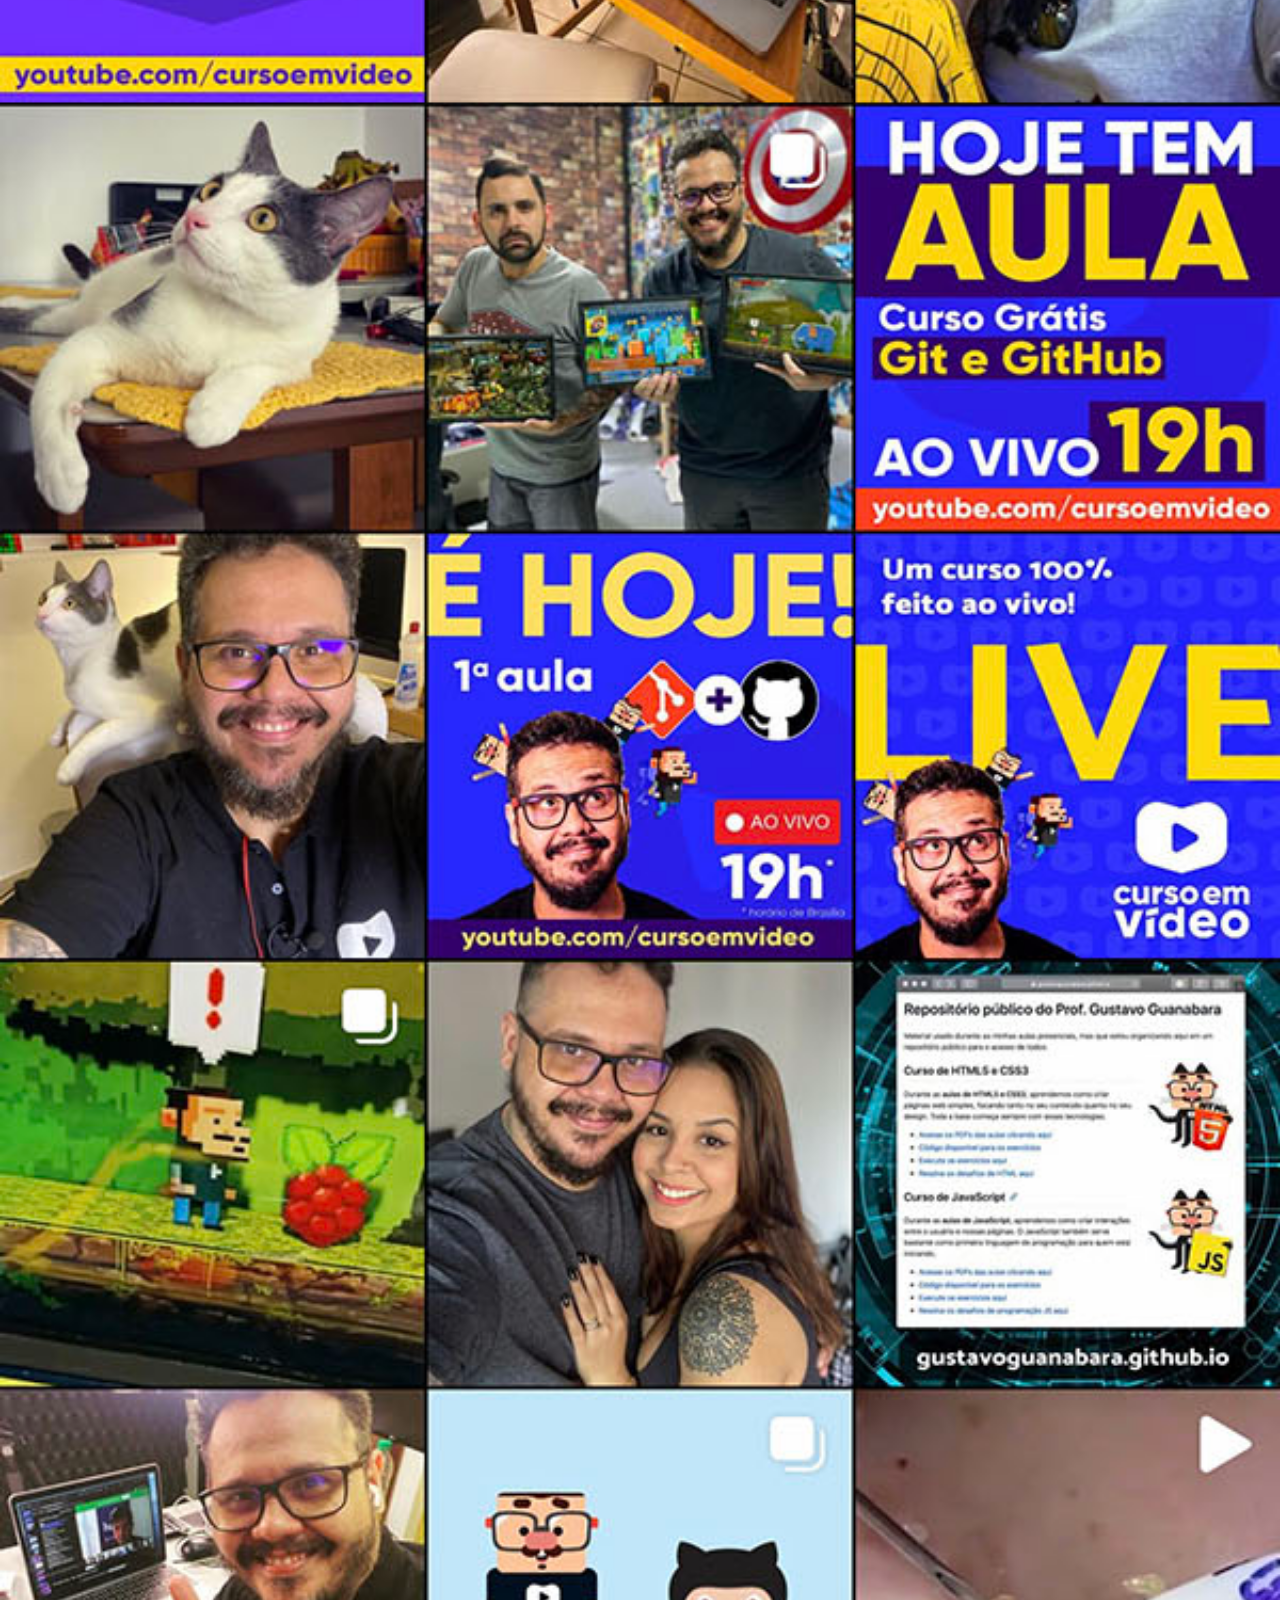
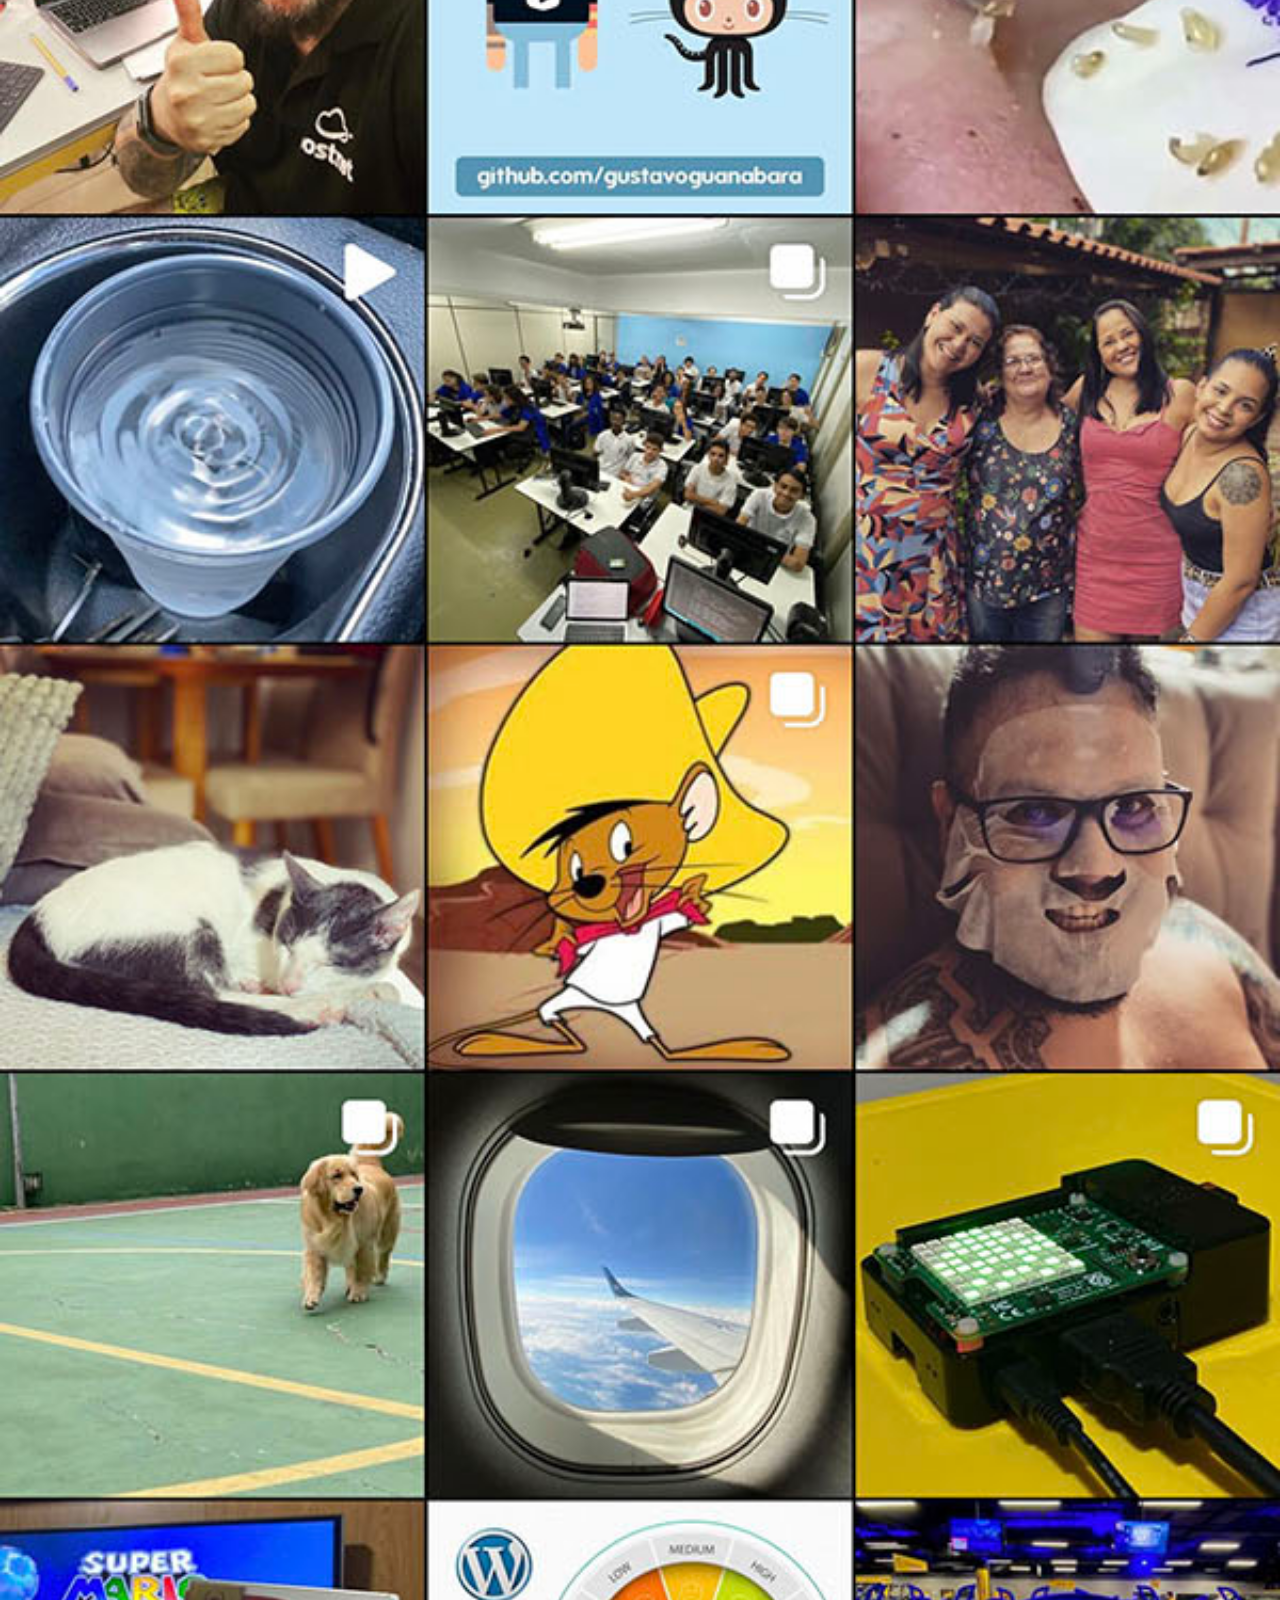
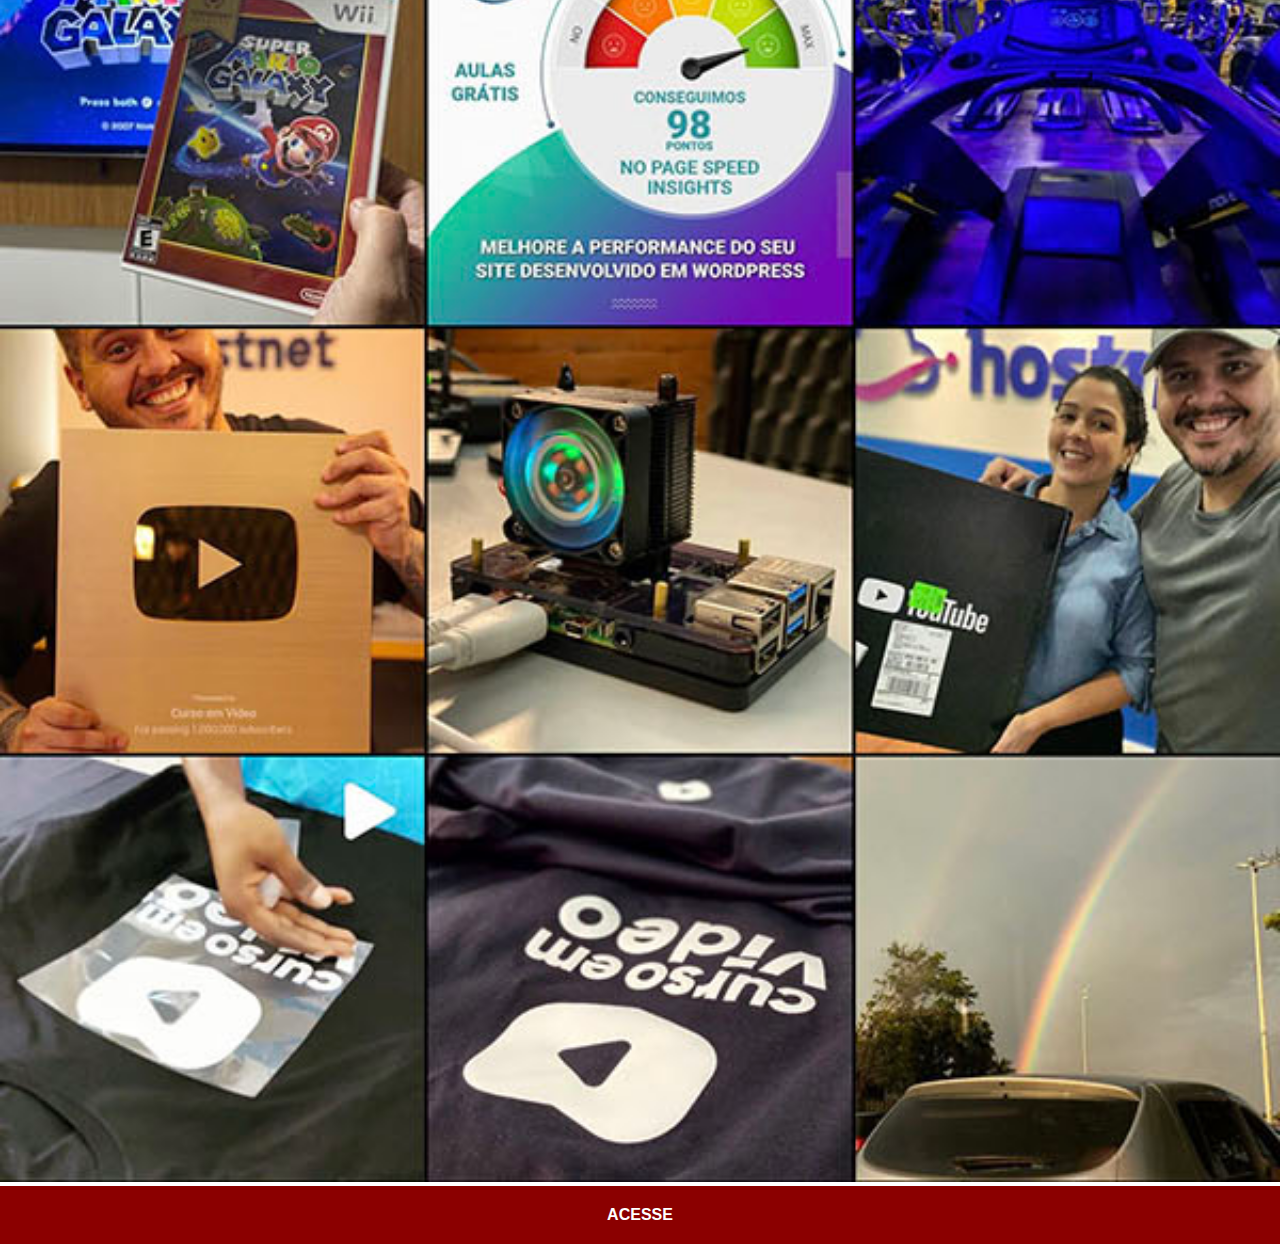
<file: instagram.html>
<!DOCTYPE html>
<html lang="pt-br">
<head>
    <meta charset="UTF-8">
    <meta name="viewport" content="width=device-width, initial-scale=1.0">
    <link rel="stylesheet" href="styles/social.css">
    <title>Instagram</title>
</head>
<body>
    <img src="imagens/tela-instagram.jpg" alt="Instagram">
    <a href="https://www.instagram.com/gustavoguanabara/" target="_blank">ACESSE</a>
    
</body>
</html>
</file>
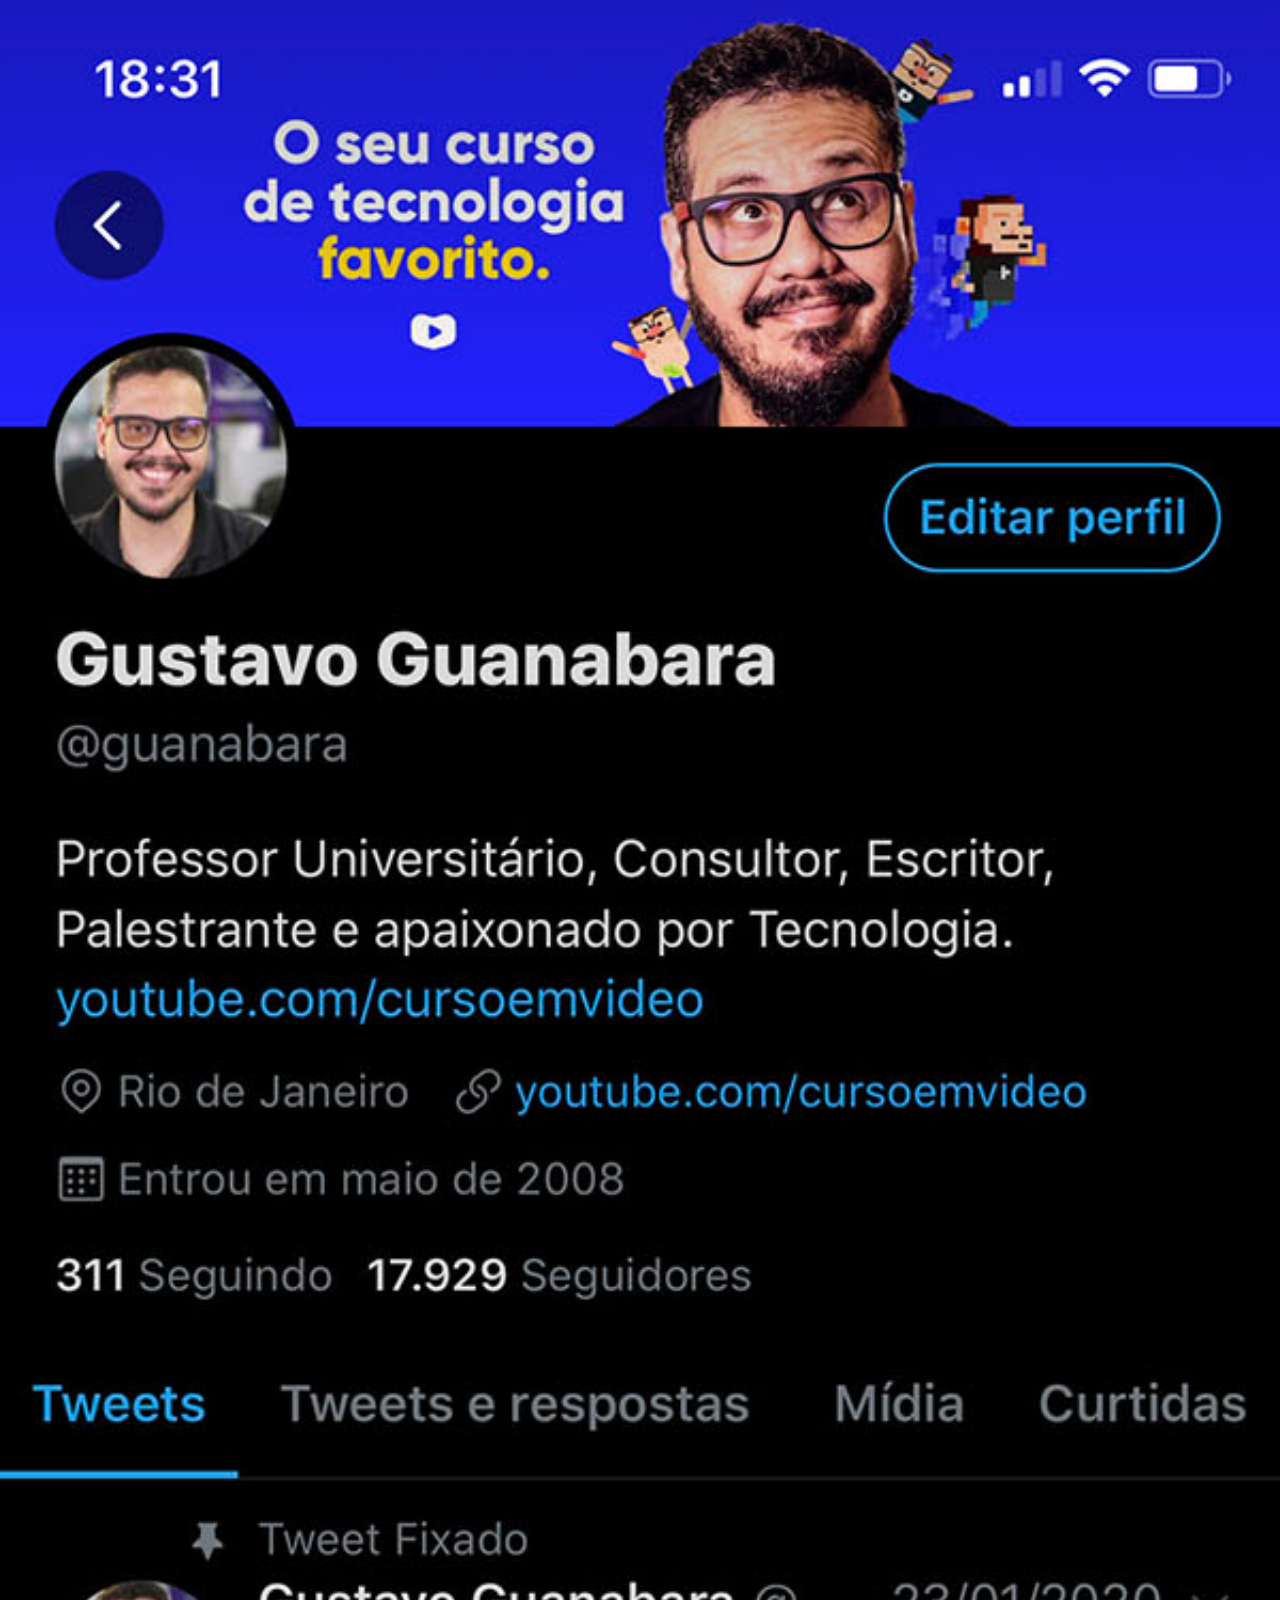
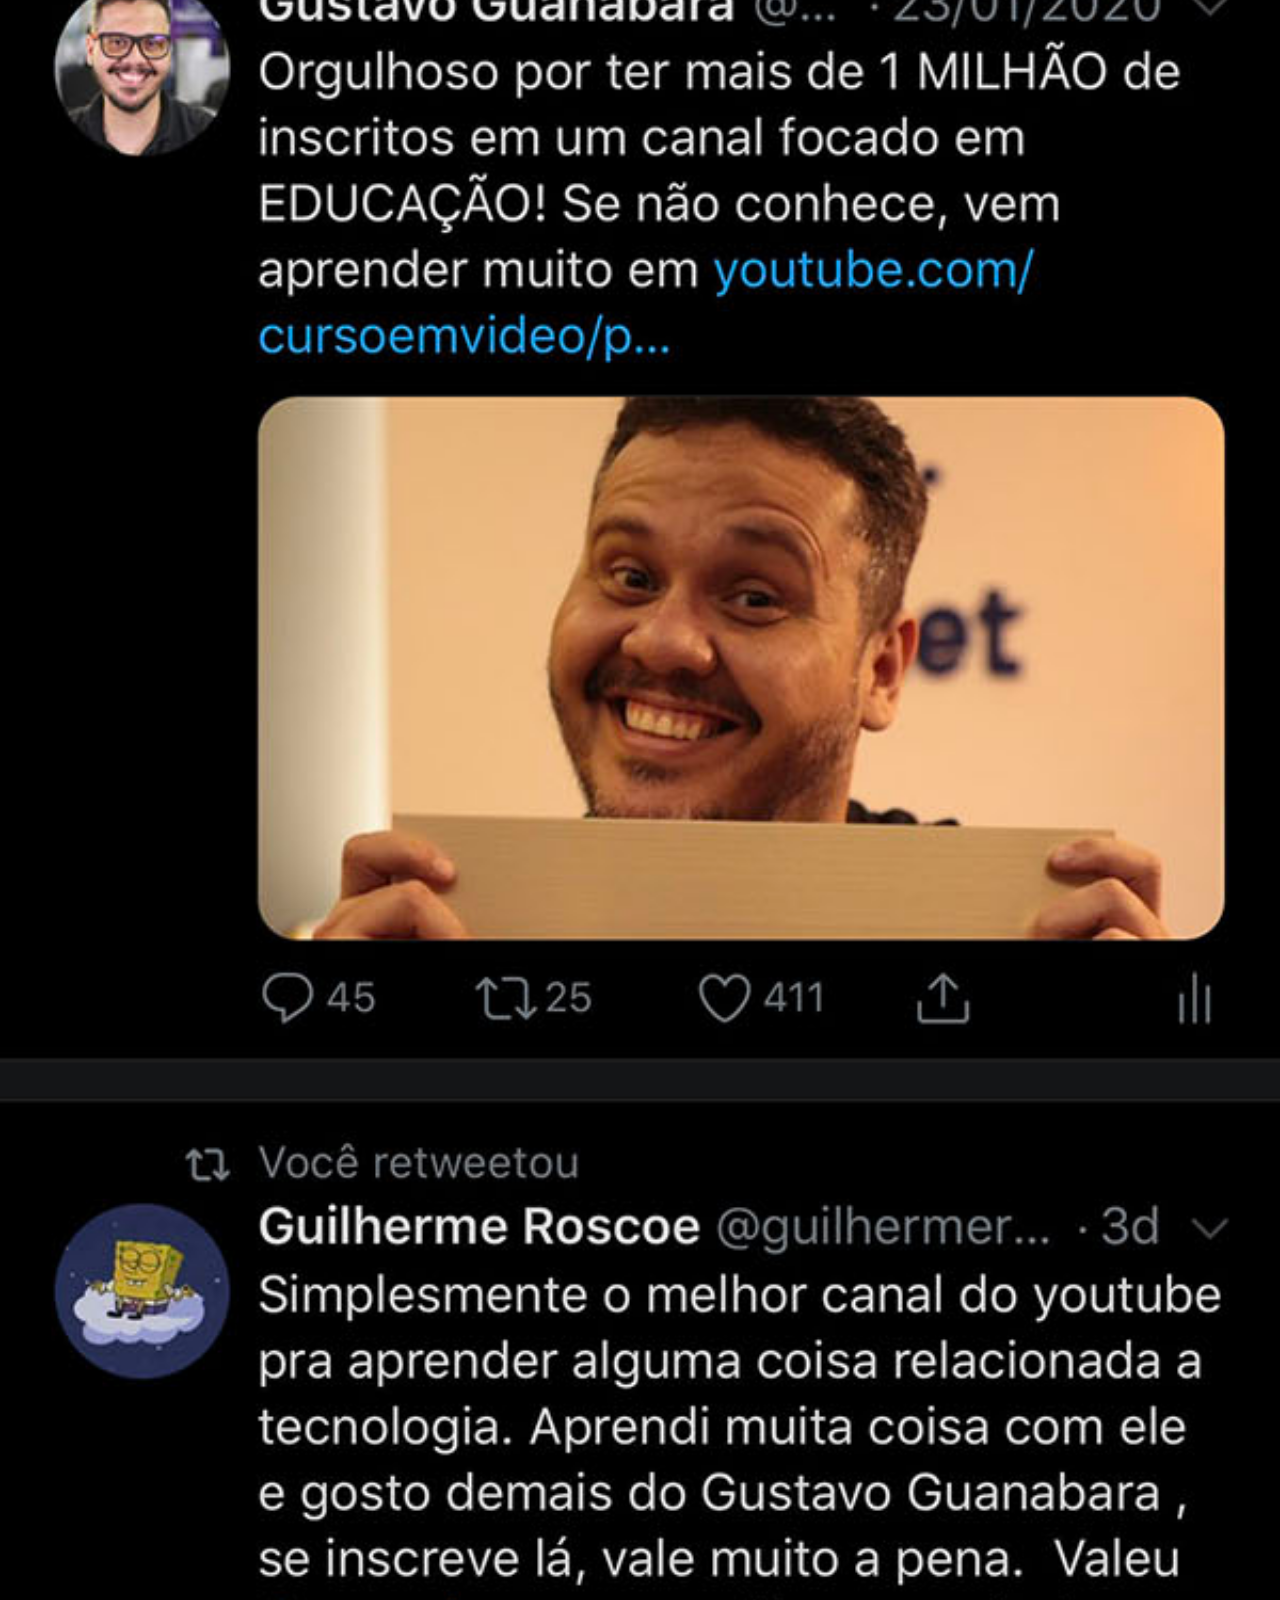
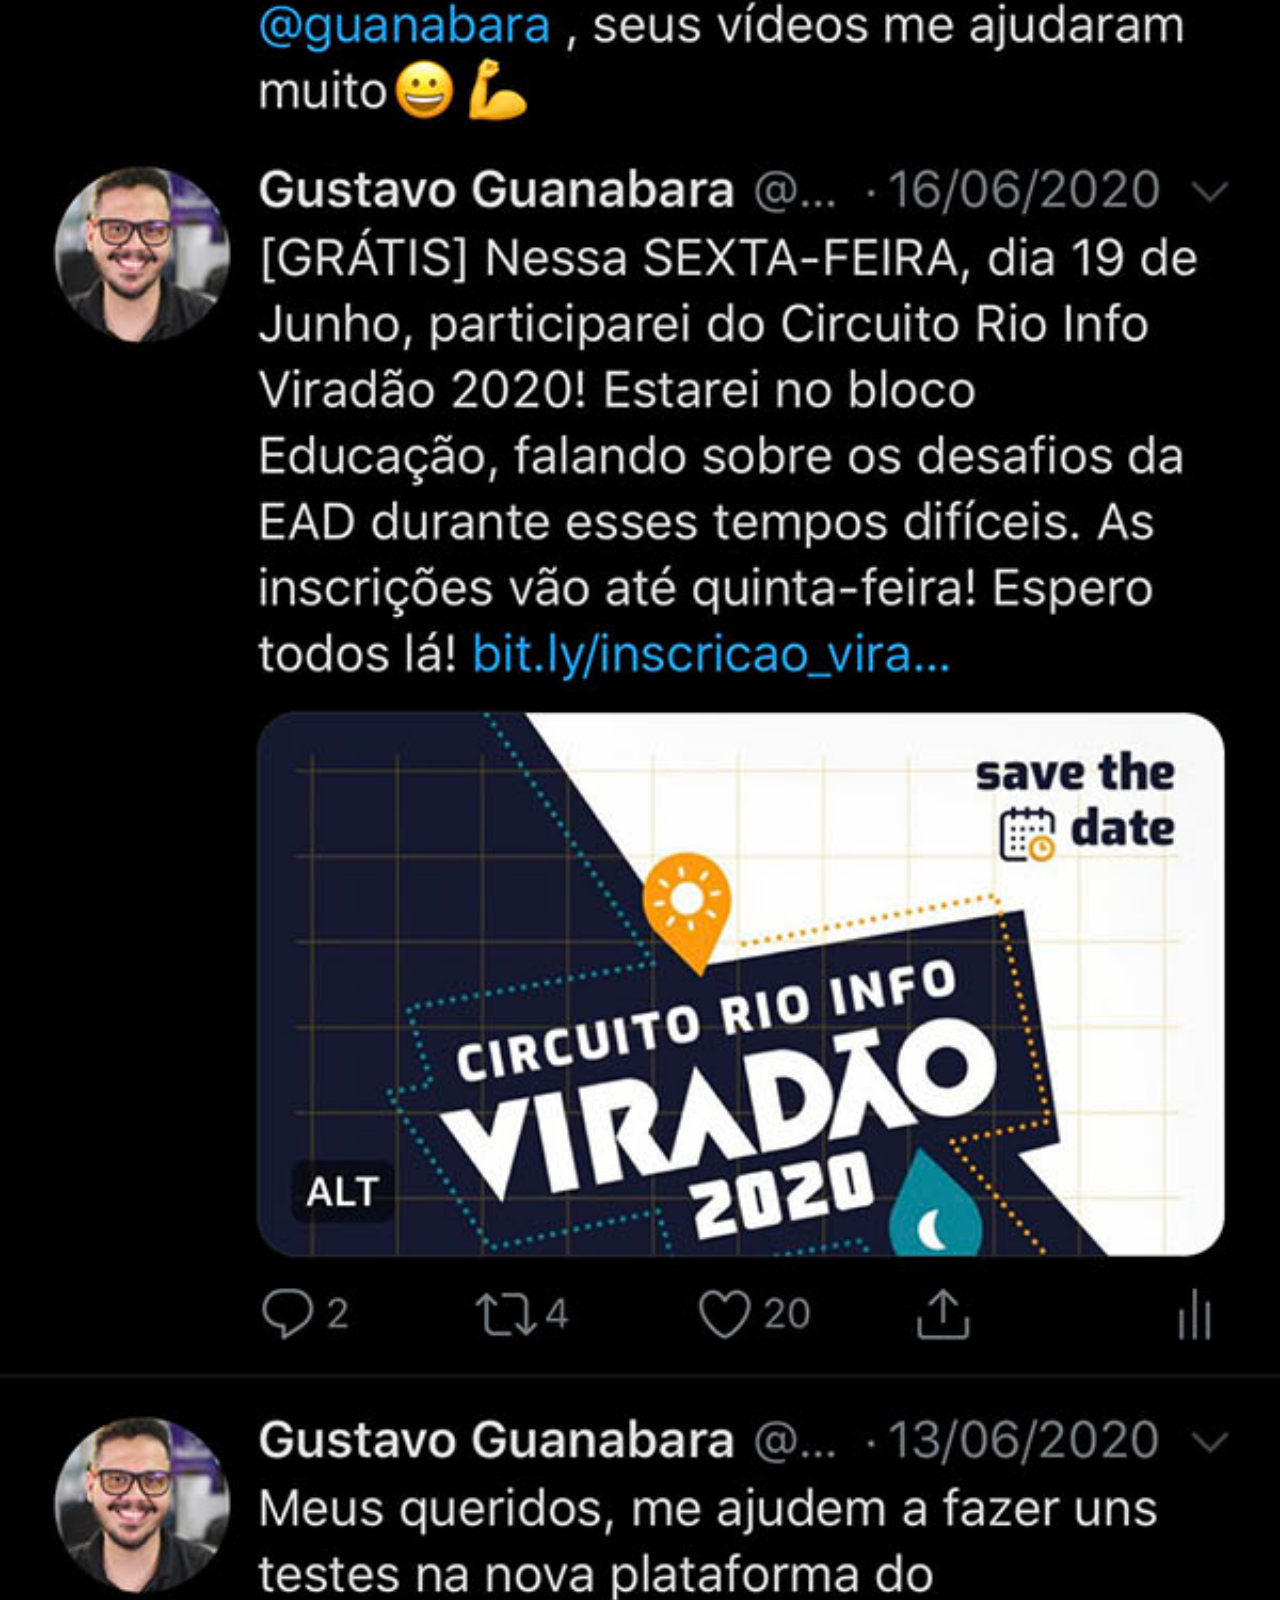
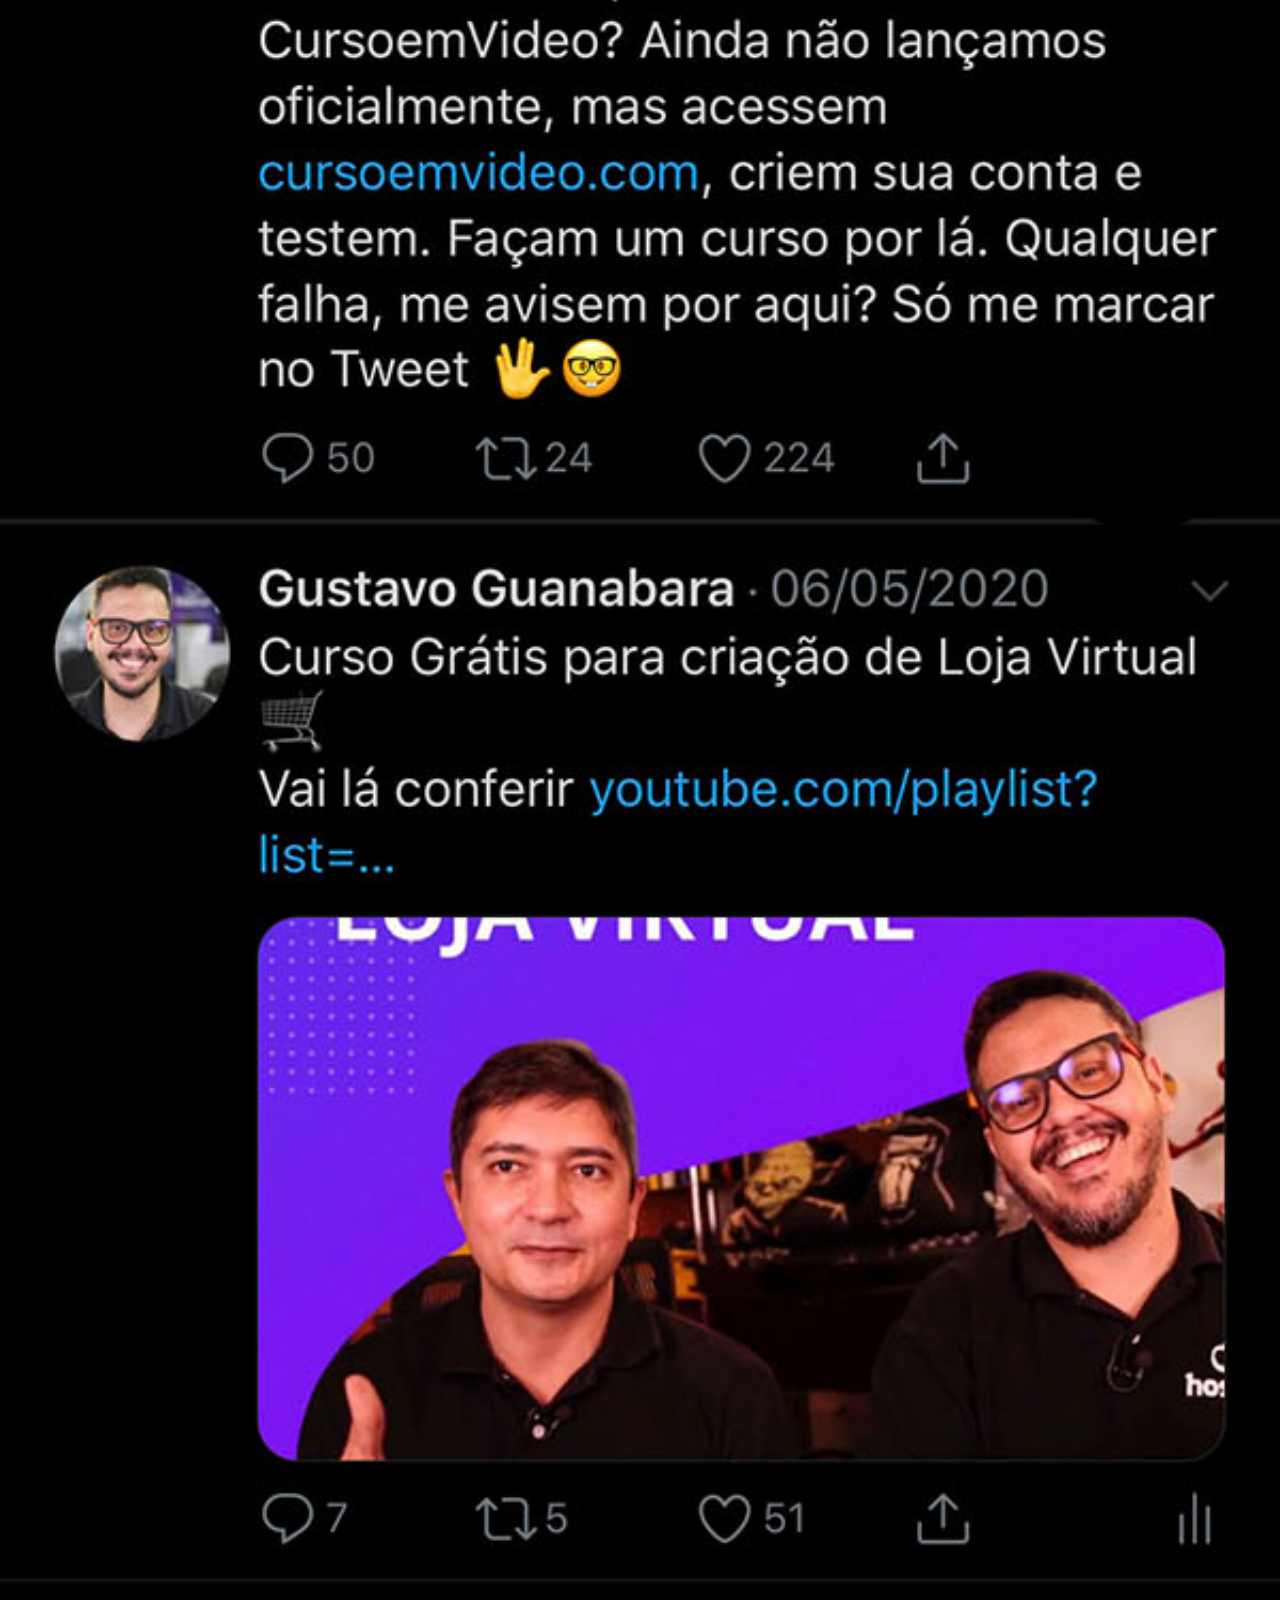
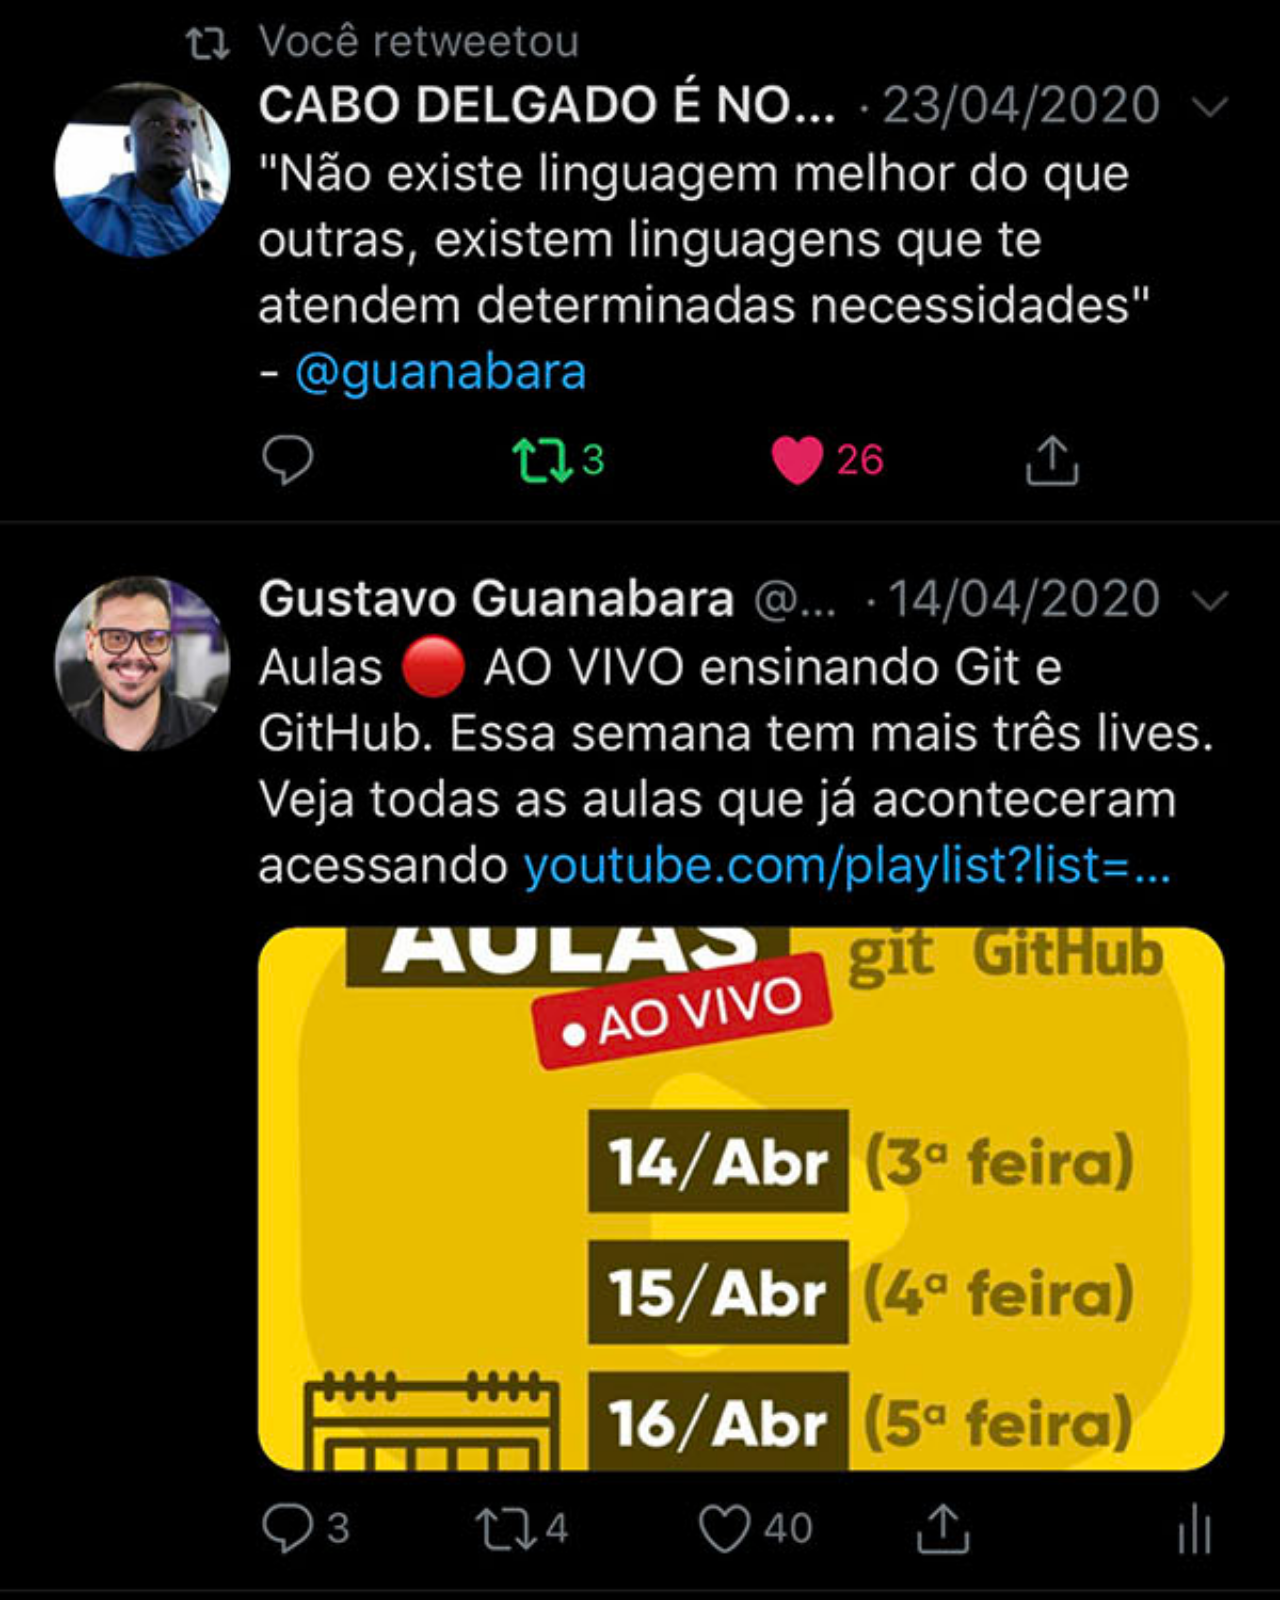
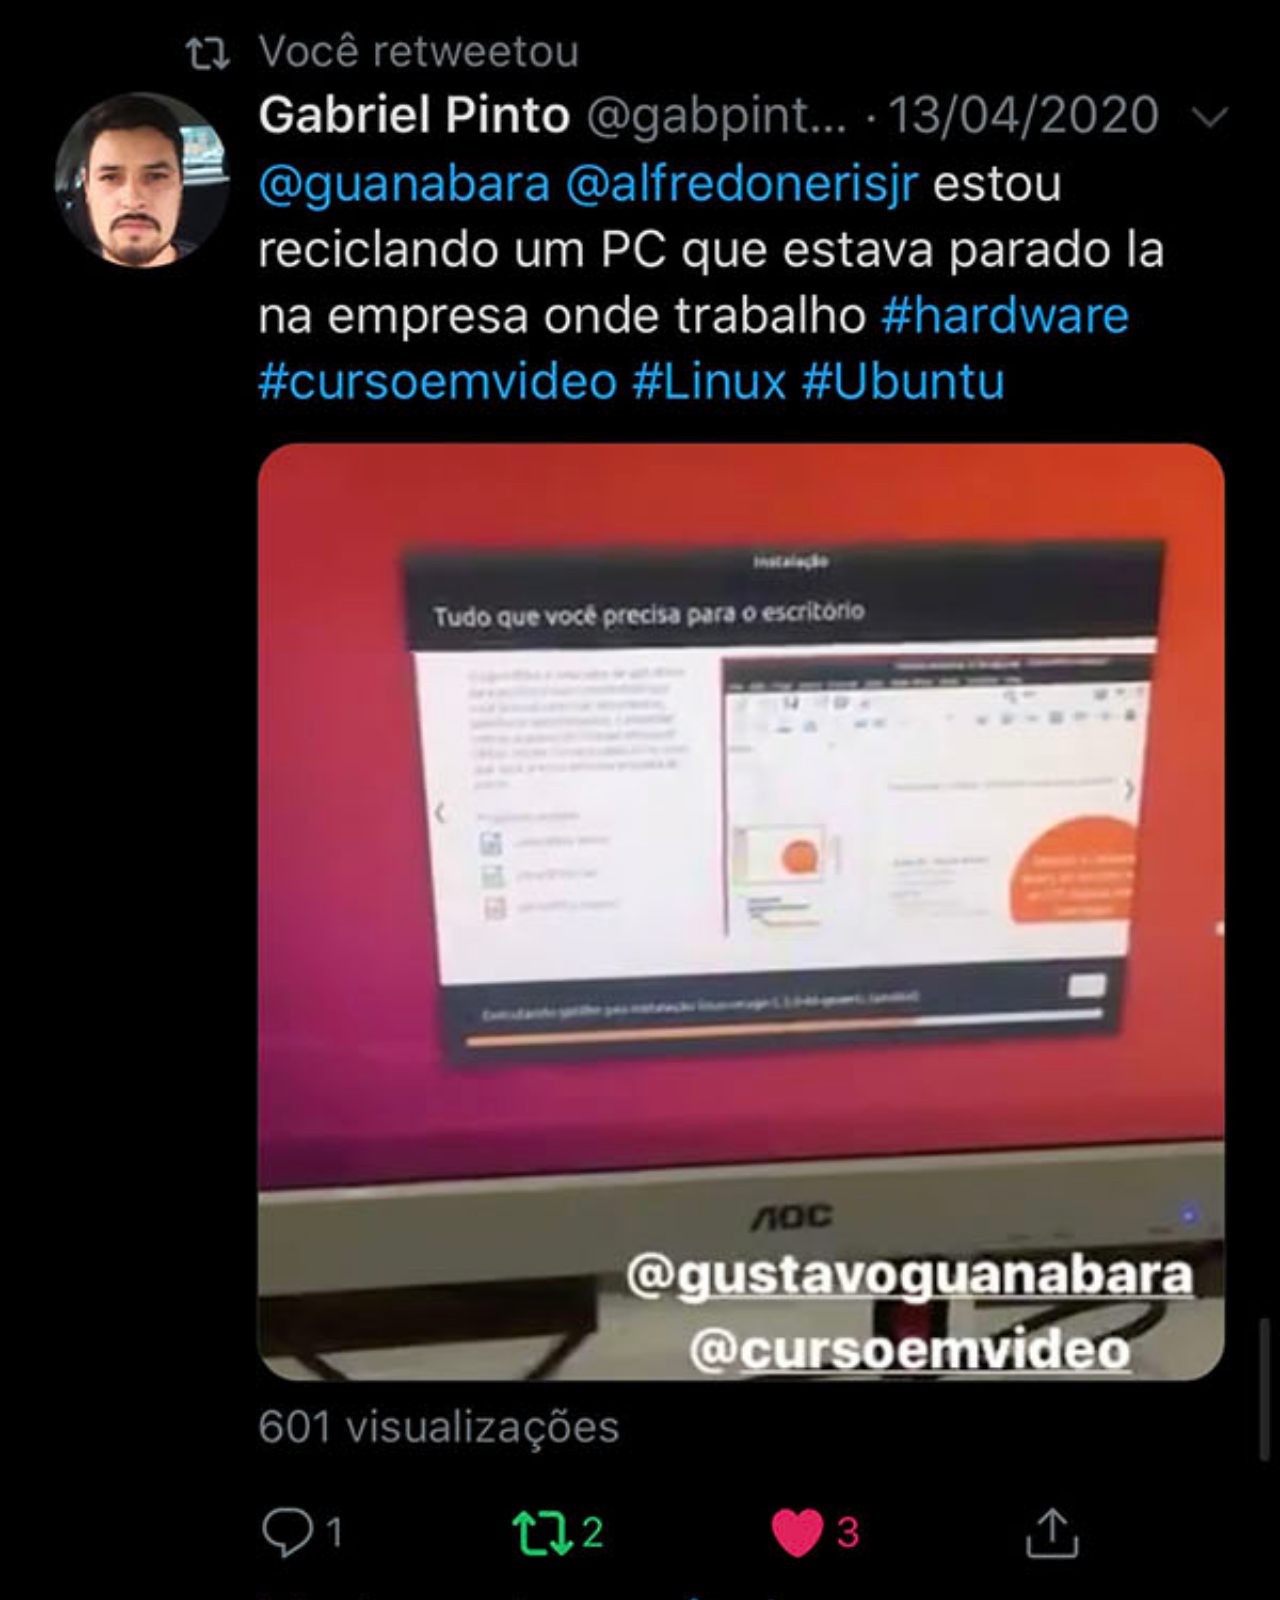
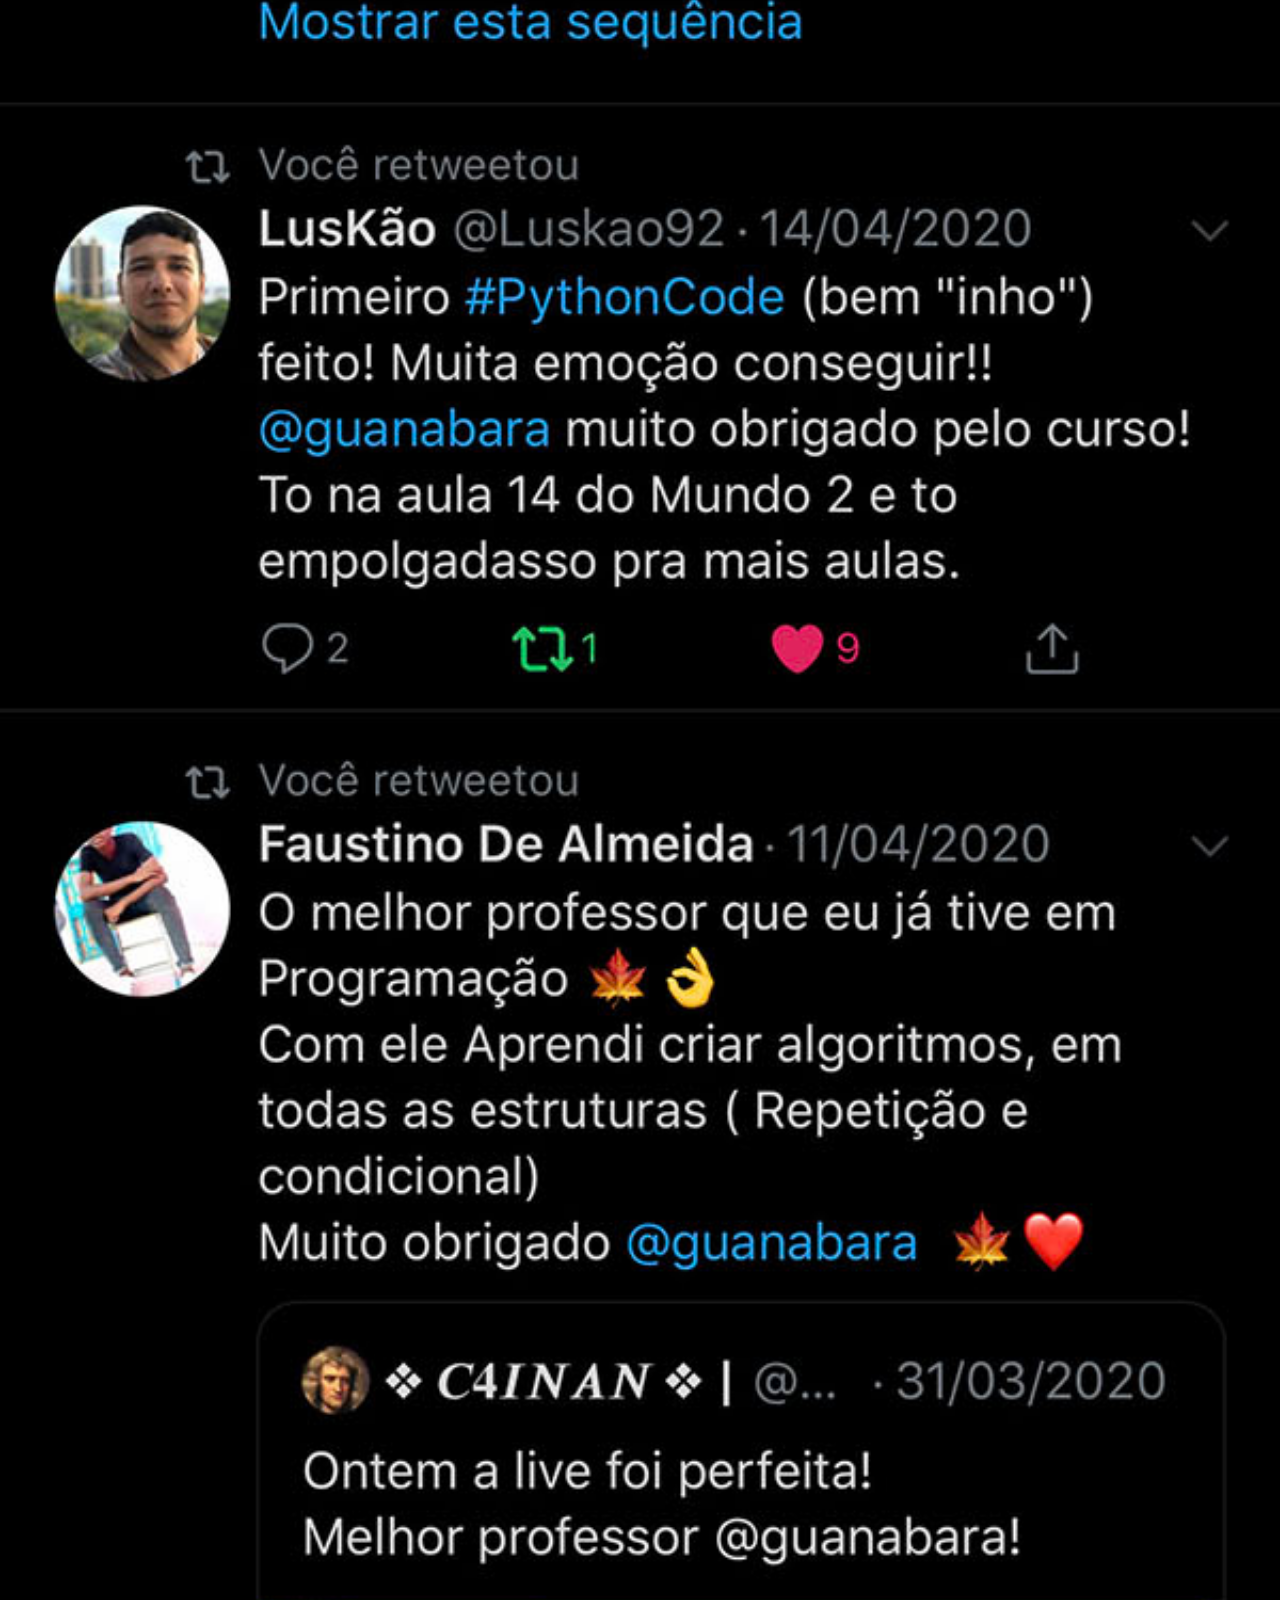
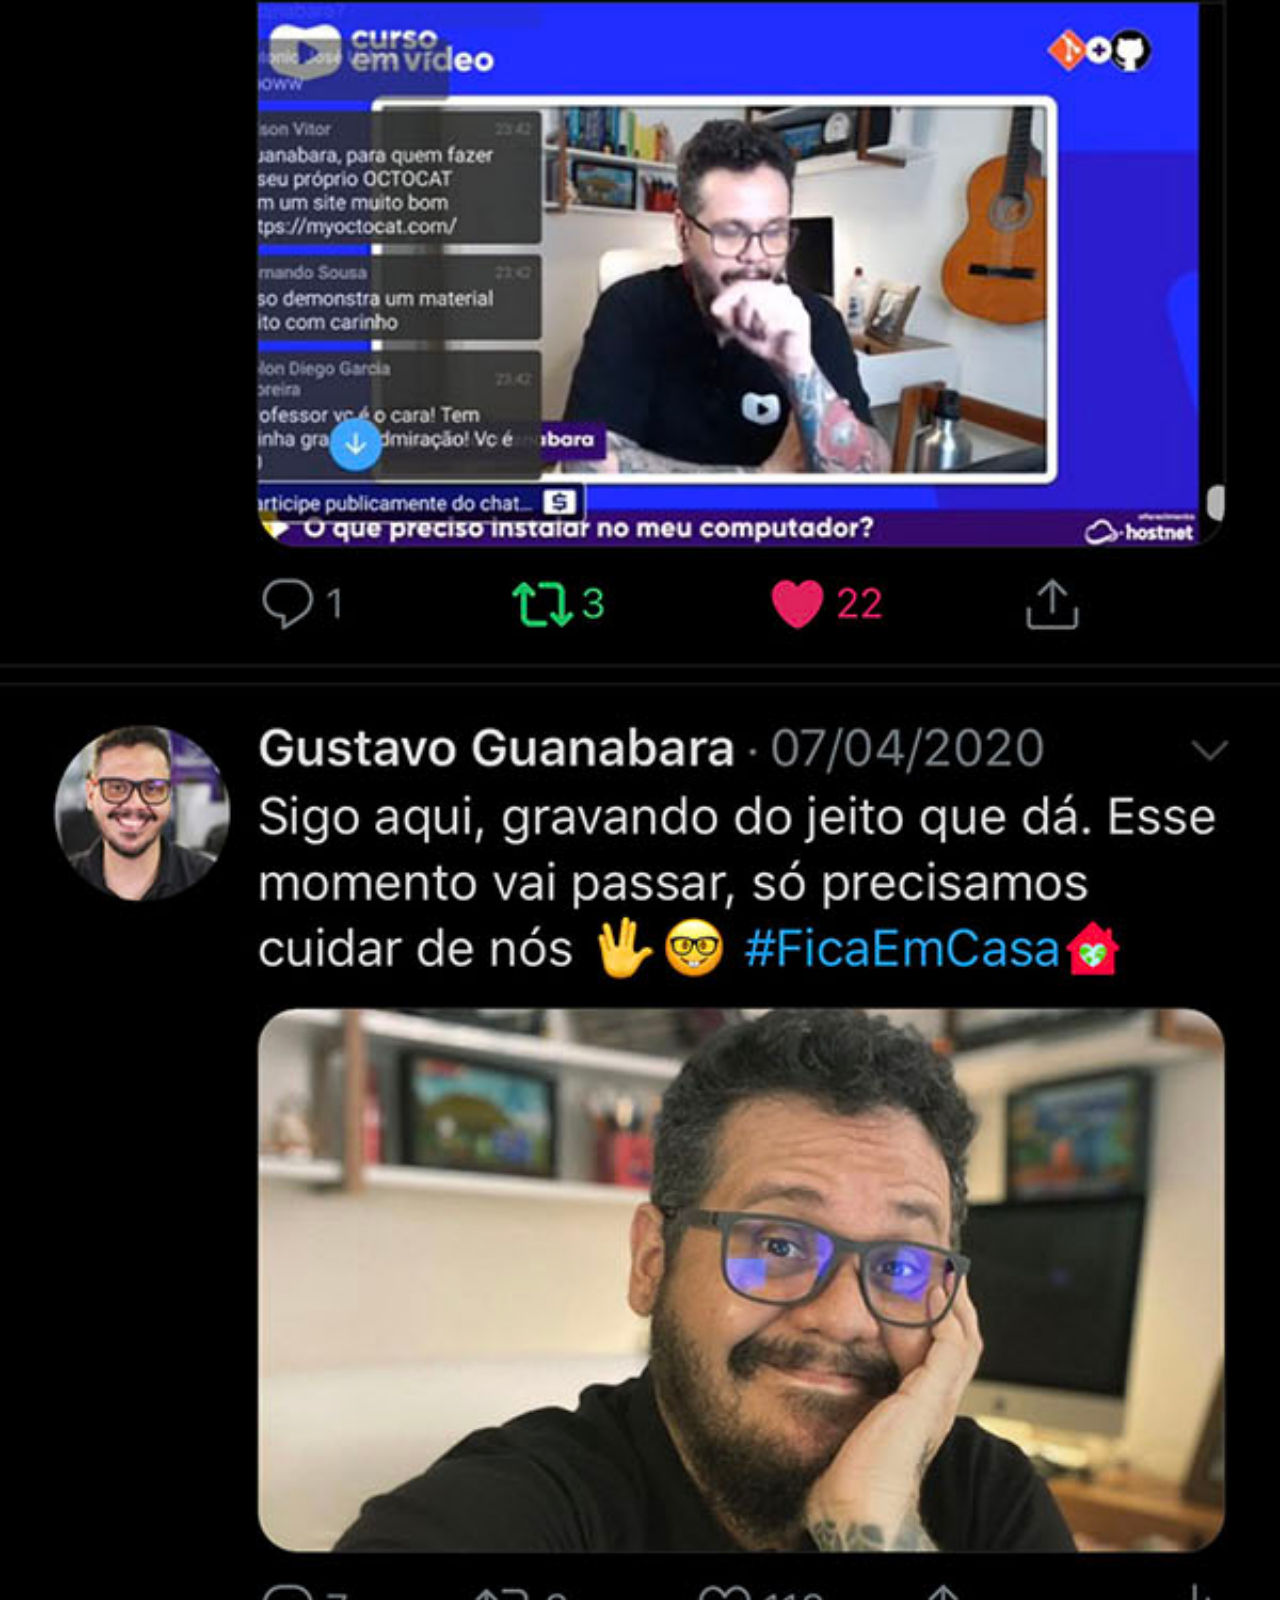
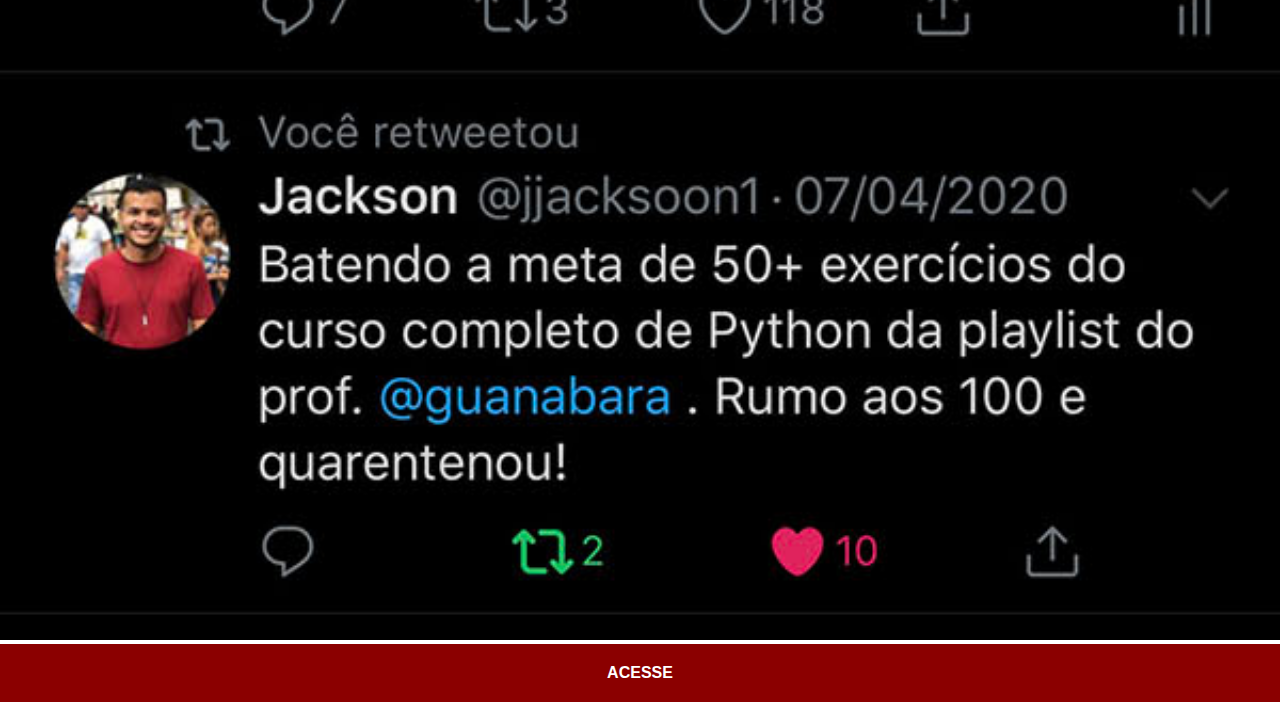
<file: twitter.html>
<!DOCTYPE html>
<html lang="pt-br">
<head>
    <meta charset="UTF-8">
    <meta name="viewport" content="width=device-width, initial-scale=1.0">
    <link rel="stylesheet" href="styles/social.css">
    <title>Twitter</title>
</head>
<body>
    <img src="imagens/tela-twitter.jpg" alt="Twitter">
    <a href="https://twitter.com/guanabara" target="_blank">ACESSE</a>
</body>
</html>
</file>
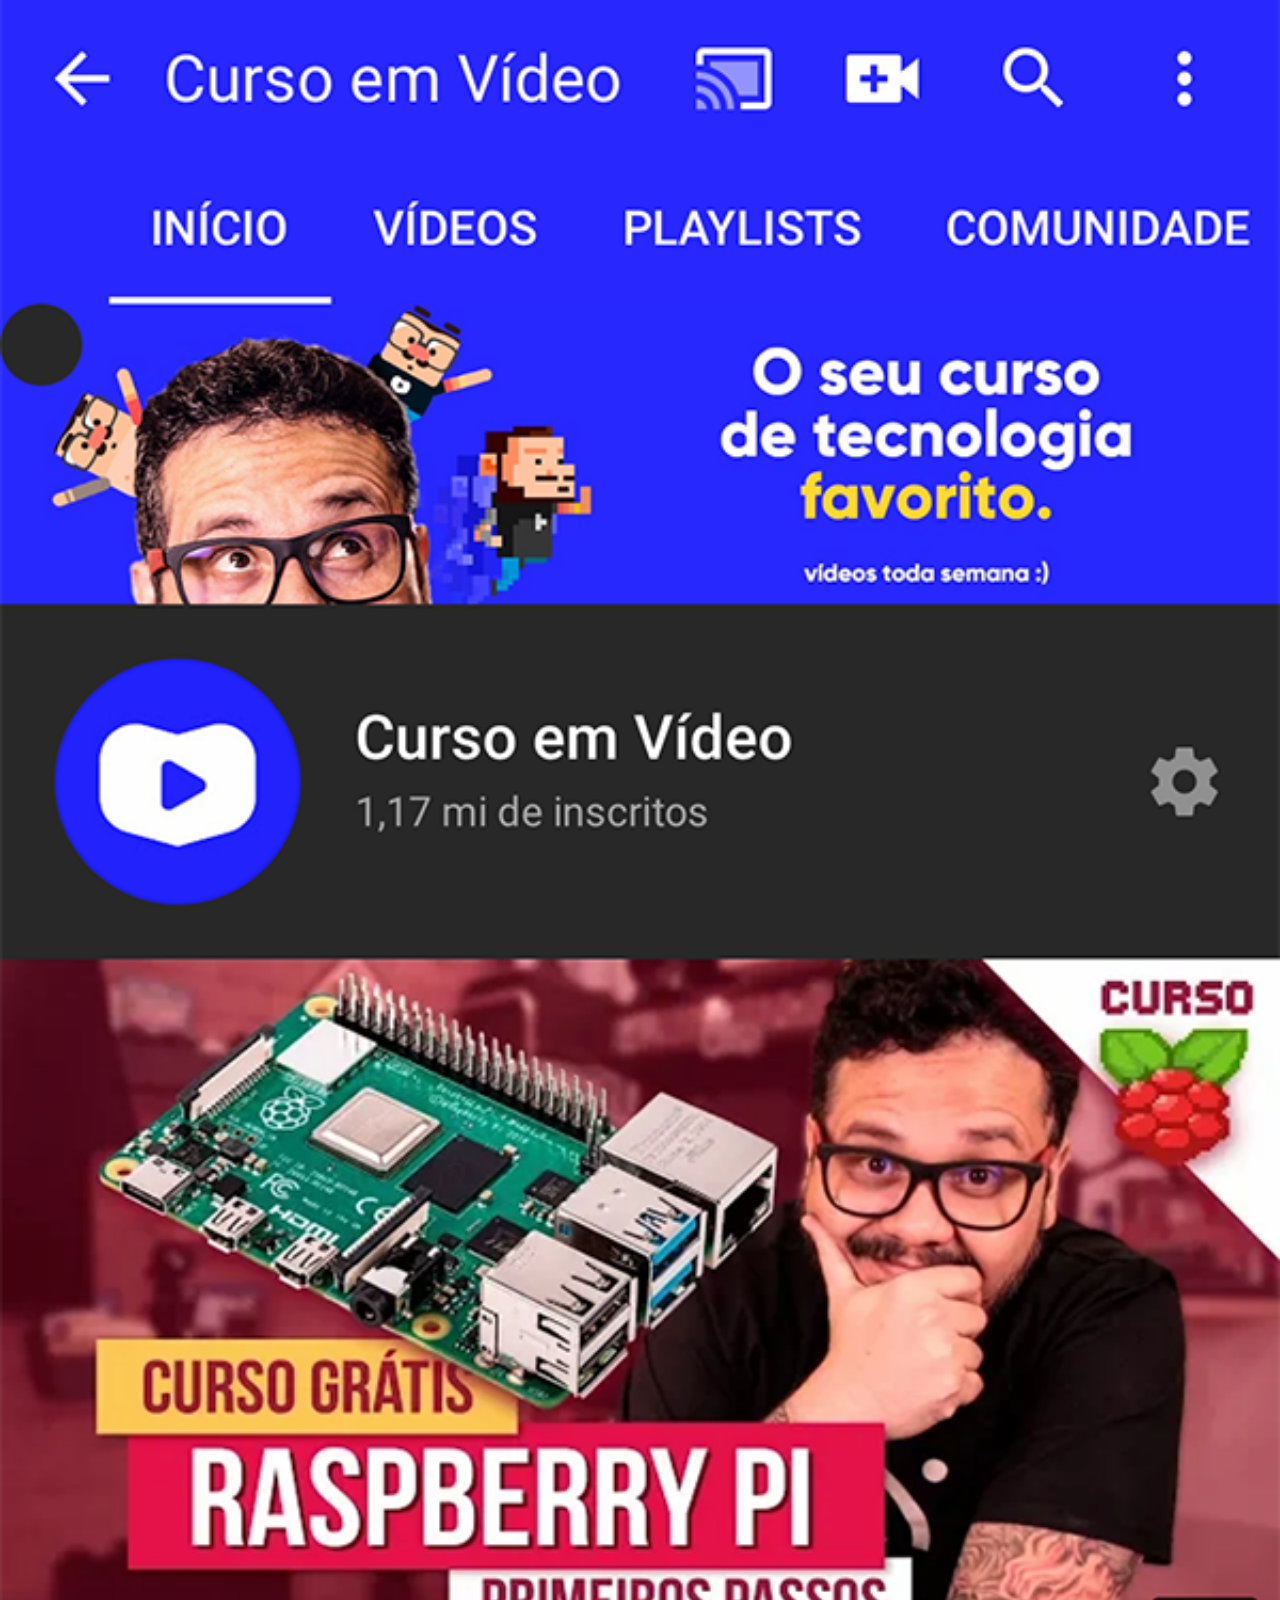
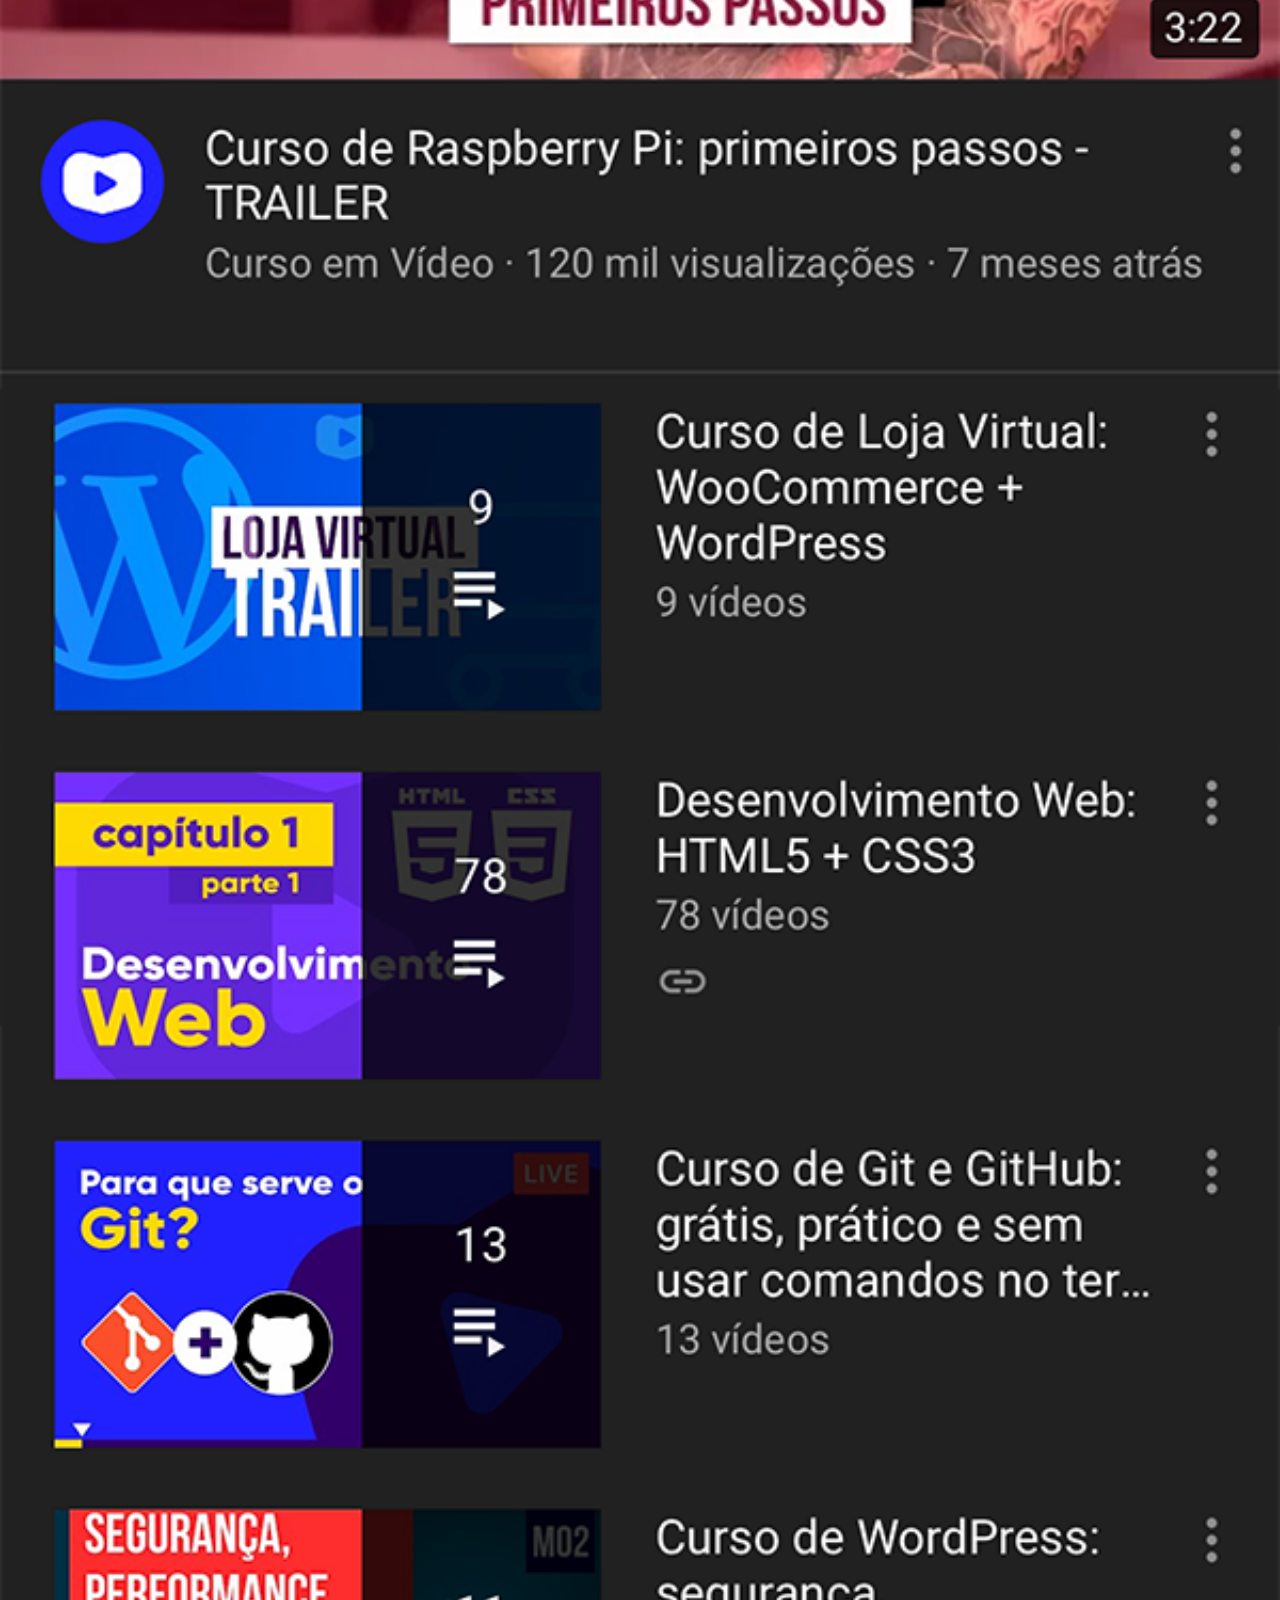
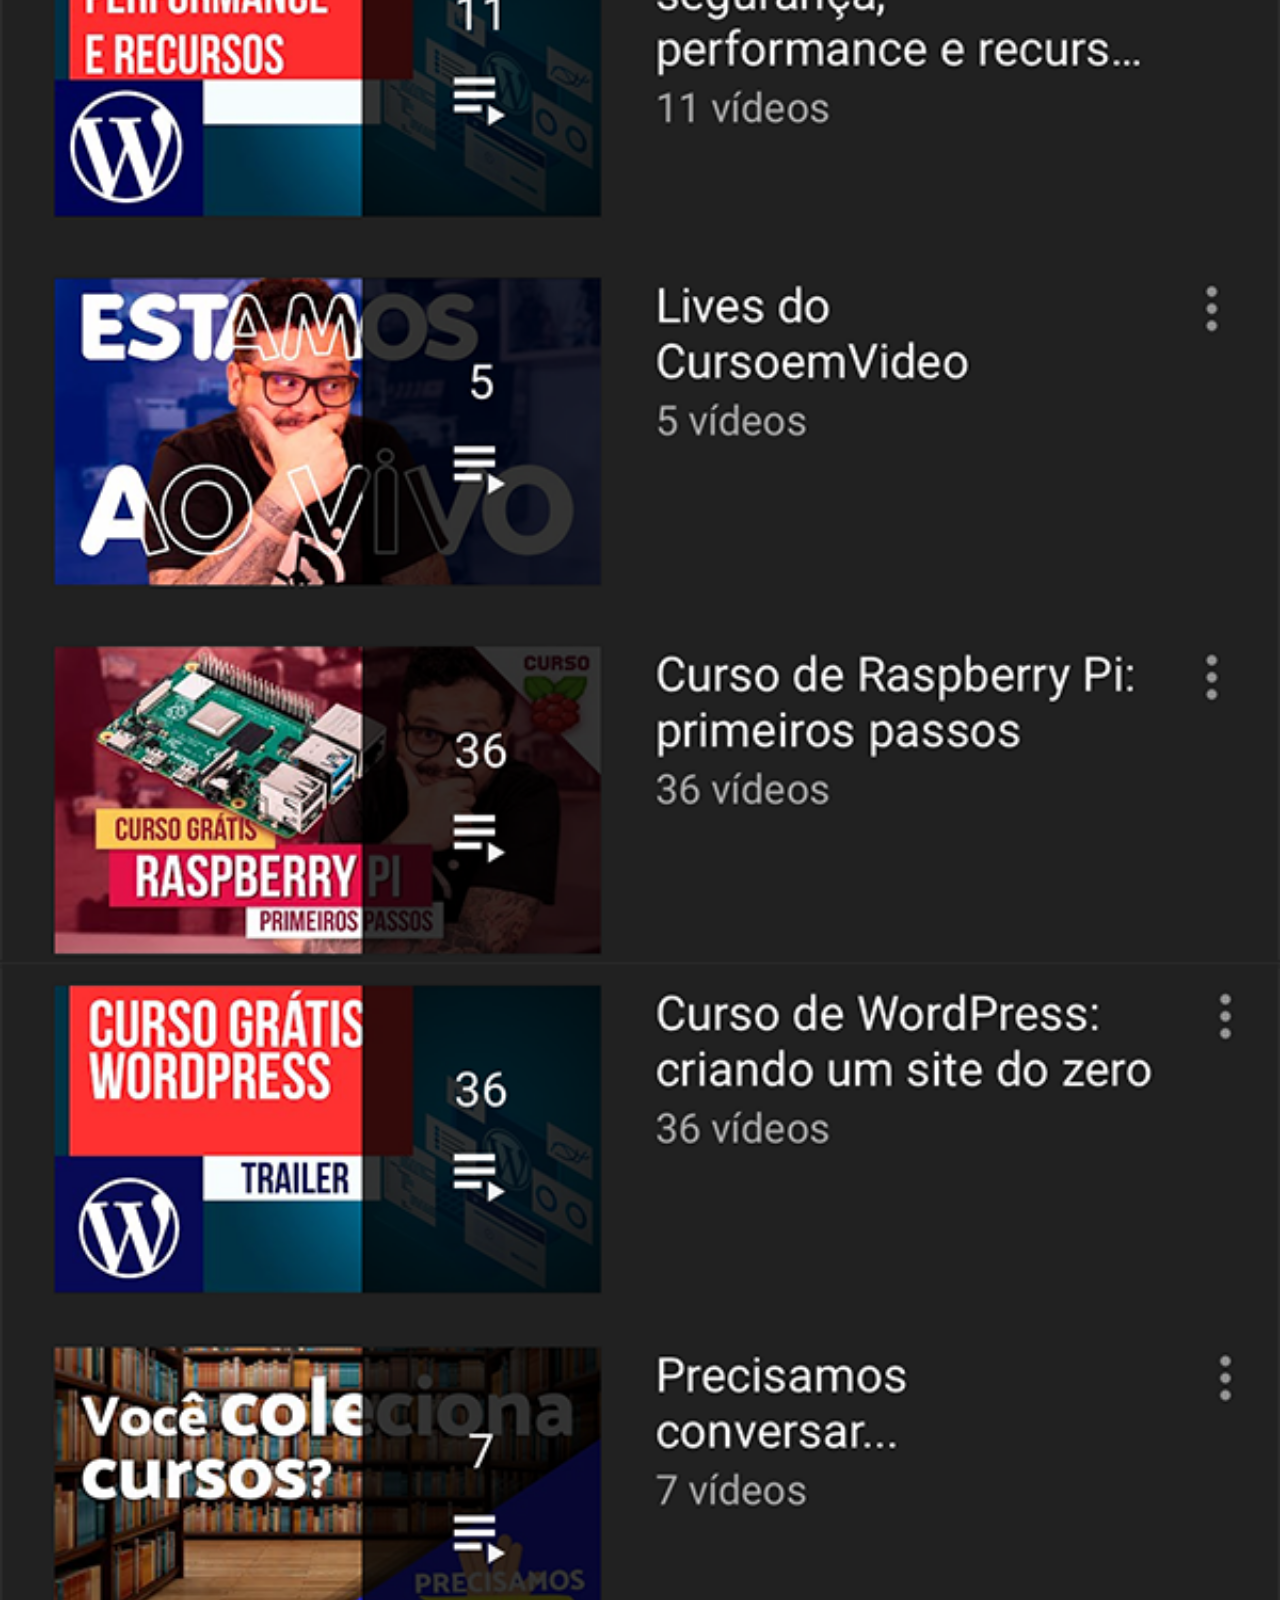
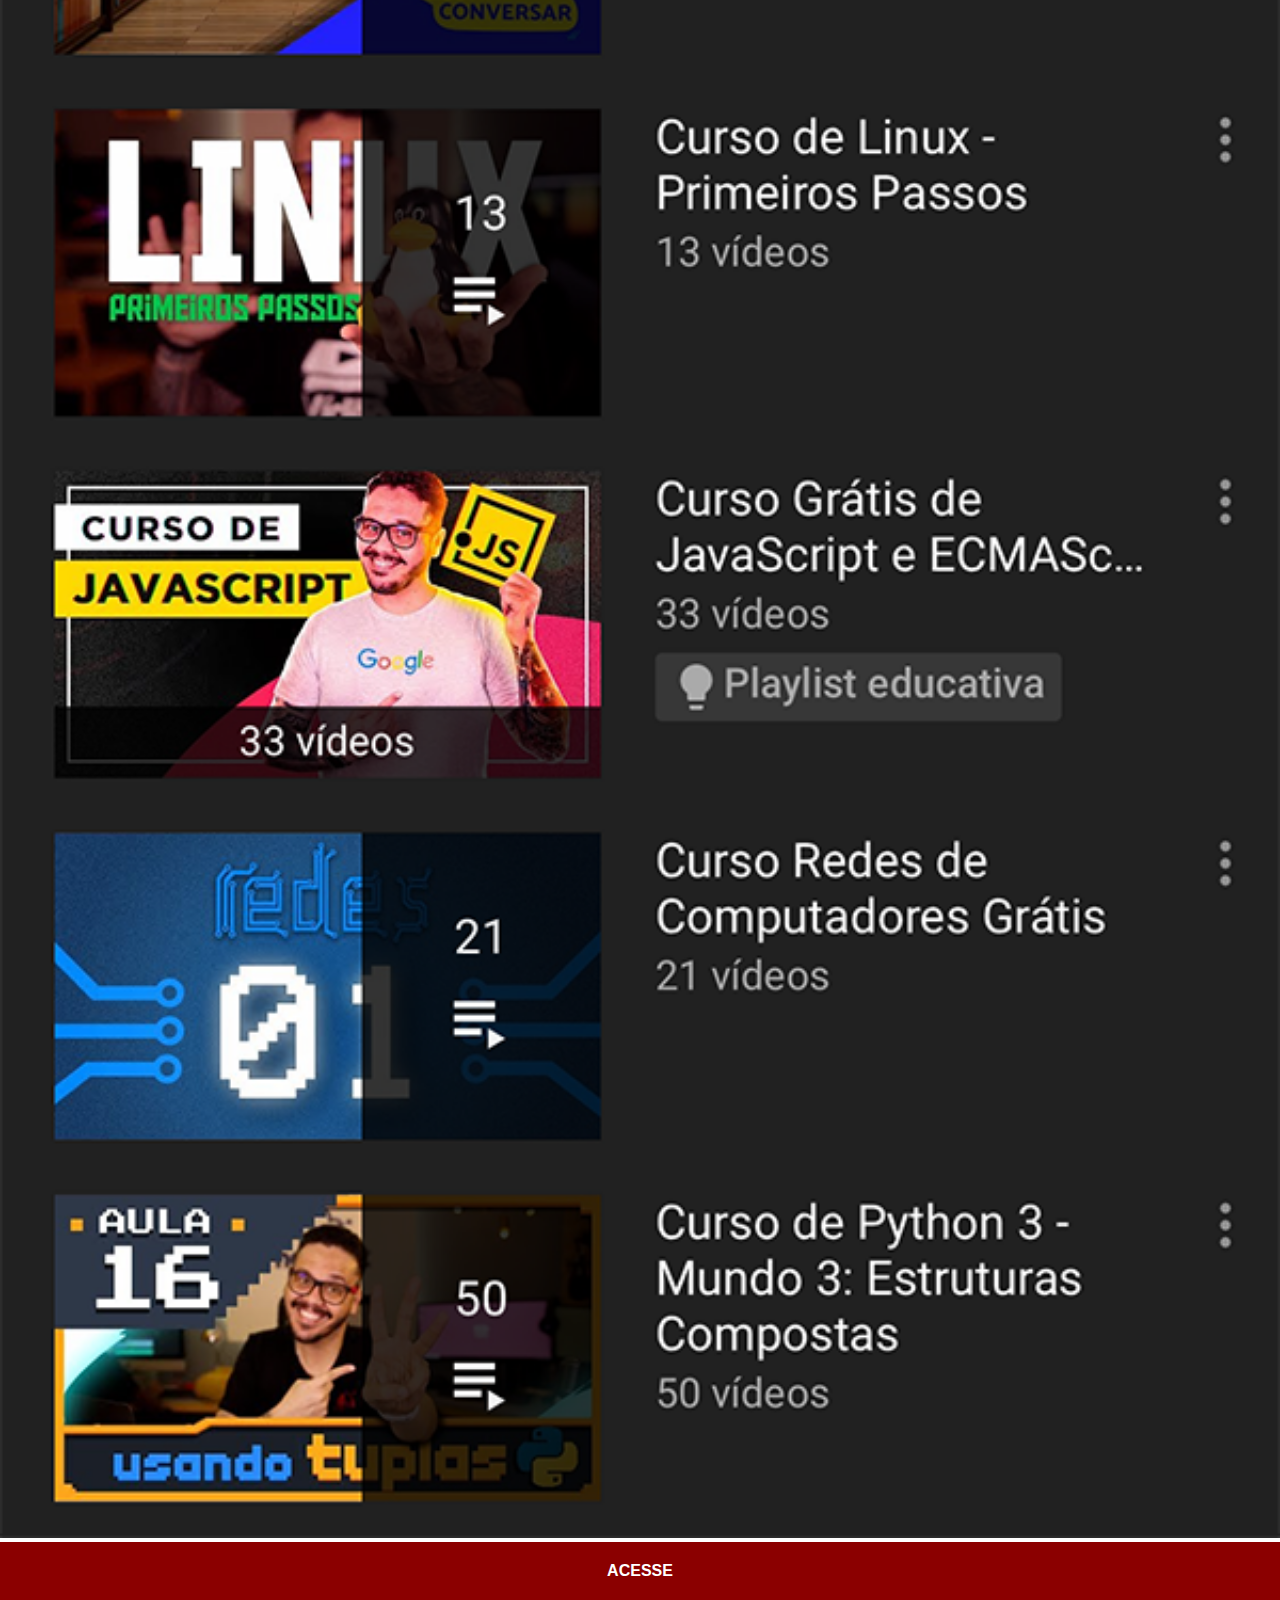
<file: youtube.html>
<!DOCTYPE html>
<html lang="pt-br">
<head>
    <meta charset="UTF-8">
    <meta name="viewport" content="width=device-width, initial-scale=1.0">
    <title>YouTube</title>
    <link rel="stylesheet" href="styles/social.css">
</head>
<body>
    <img src="imagens/tela-youtube.png" alt="Youtube">
    <a href="https://www.youtube.com/user/cursoemvideo/playlists" target="_blank">ACESSE</a>
    
</body>
</html>
</file>
<file: styles/style.css>
@charset "UTF-8";


* {
    margin: 0px;
    padding: 0px;
    font-family: Arial, Helvetica, sans-serif;
}

html, body {
    height: 100vh;
    width: 100vw;
    background-color: black;
}

body {
    background: url('../imagens/fundo-madeira.jpg')  no-repeat top center;
    background-size: cover;
    background-attachment: fixed;
}

main {
    position: relative;
    height: 90vh;
}

section#telefone {
    position: absolute;
    top: 50%; 
    left: 50%;
    transform: translate(-50%, -50%);


    height: 627px;
    width: 311px;
    background-color: blue;
    background: url('../imagens/frame-iphone.png') no-repeat;
    
}

iframe#tela {
    position: relative;
    top: 80px;
    left: 22px;
    width: 267px;
    height: 471px;
}

section#redes-sociais {
    text-align: right;
}

section#redes-sociais img {
    width: 50px;
    margin: 10px;
    border-radius: 50%;
    box-shadow: 2px 2px 5px rgba(0, 0, 0, 0.397);
}

section#redes-sociais img:hover {
    border: 2px solid rgba(255, 255, 255, 0.61);
    transform: translate(-3px, -3px);
    box-shadow: 5px 5px 10px rgba(0, 0, 0, 0.575);
    transition: transform .3s, border .2s;
}
</file>
<file: styles/social.css>
@charset "UTF-8";

* {
    margin: 0px;
    padding: 0px;
    font-family: Arial, Helvetica, sans-serif;
}

::-webkit-scrollbar {
    width: 0px;
    height: 0px;
}
img {
    width: 100vw;
}
a {
   display: block;
   background-color: darkred;
   color: white;
   padding: 20px;
   text-align: center;
   font-weight: bolder;
   text-decoration: none;
}

a:hover{
    background-color: red;
}
</file>
